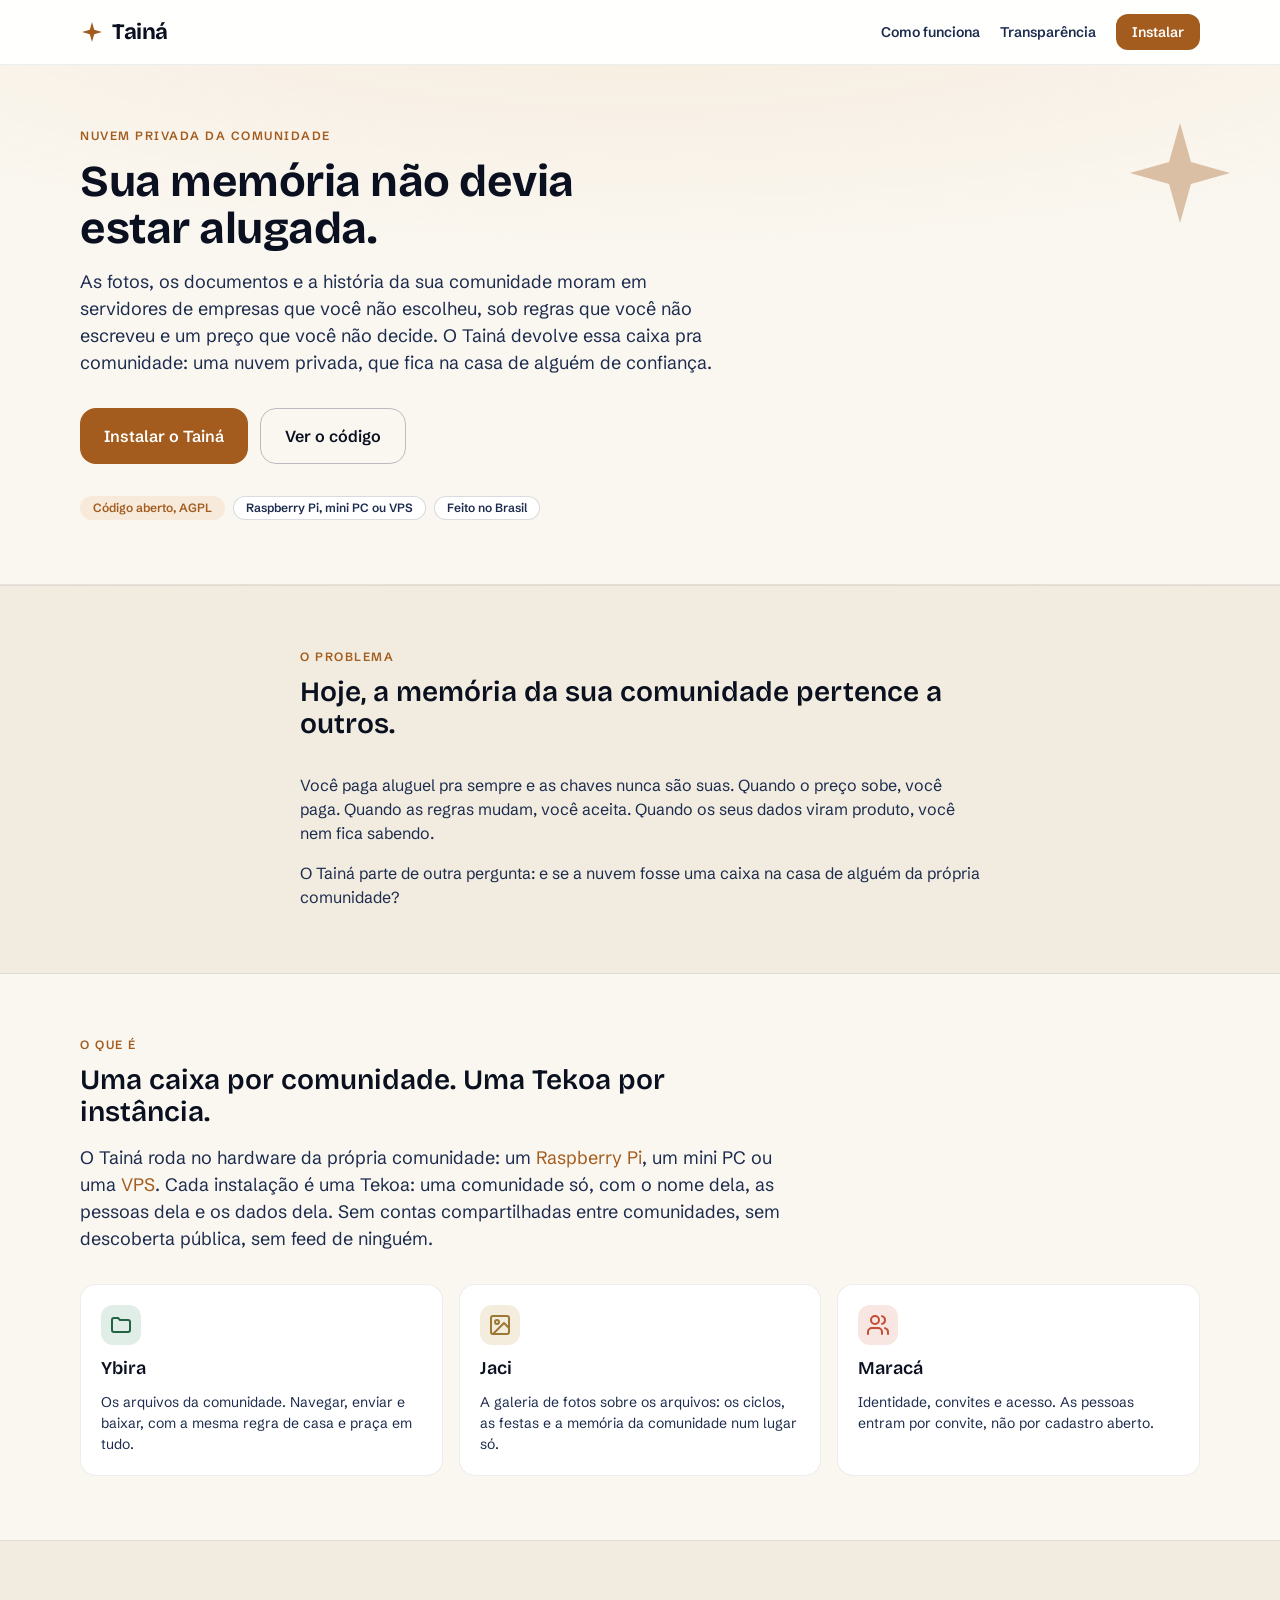
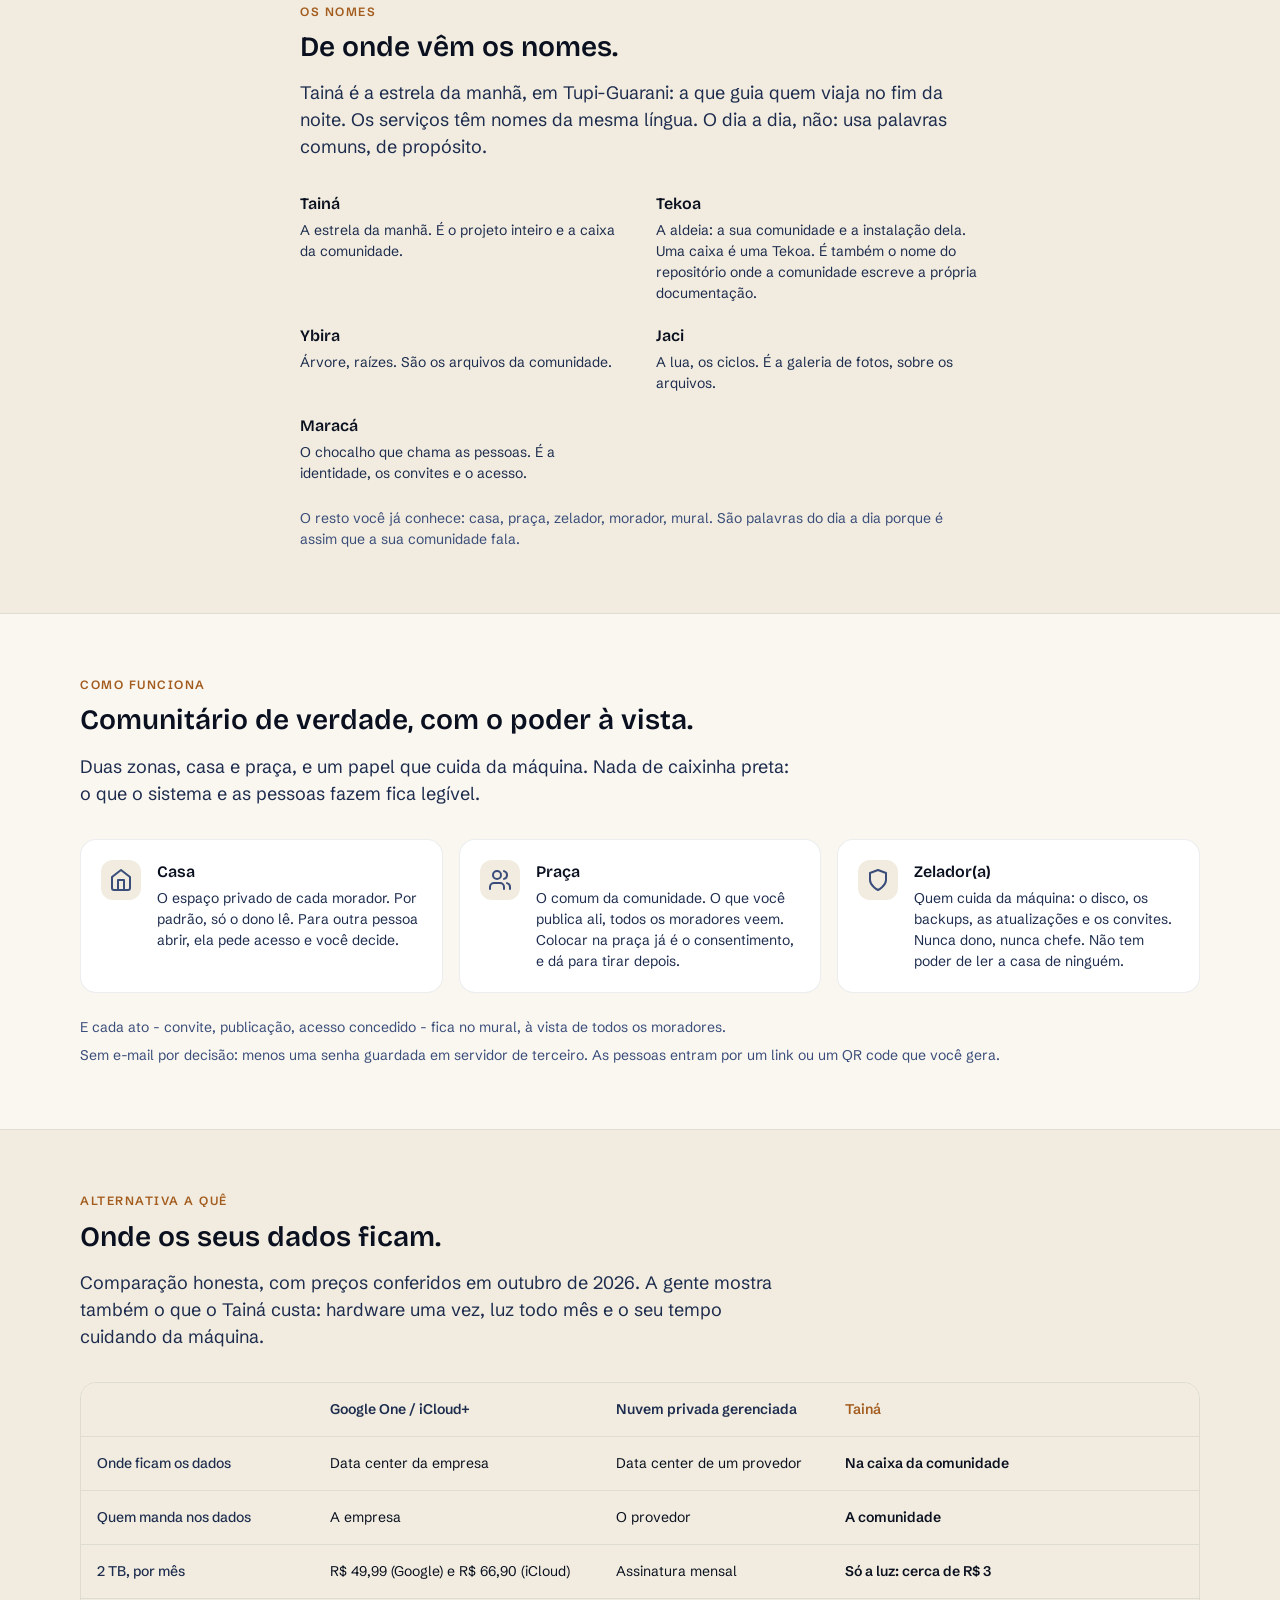
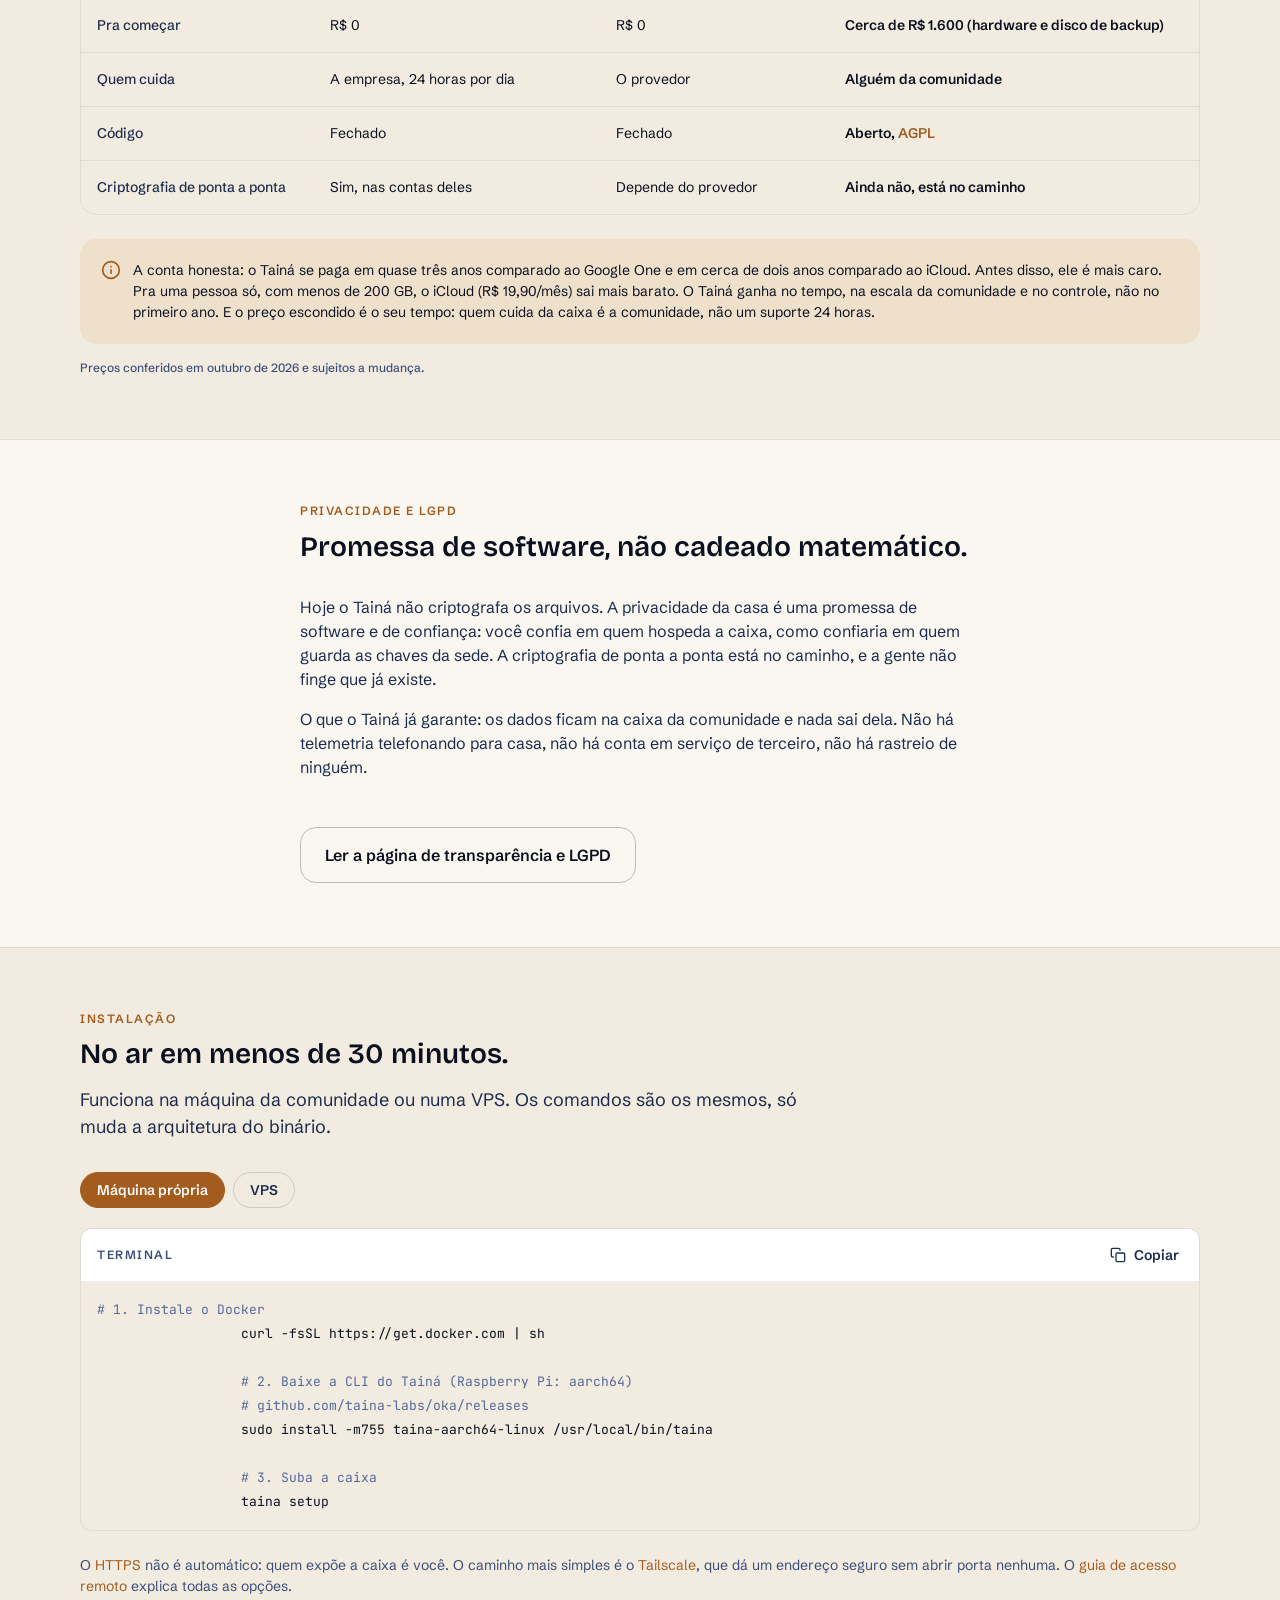
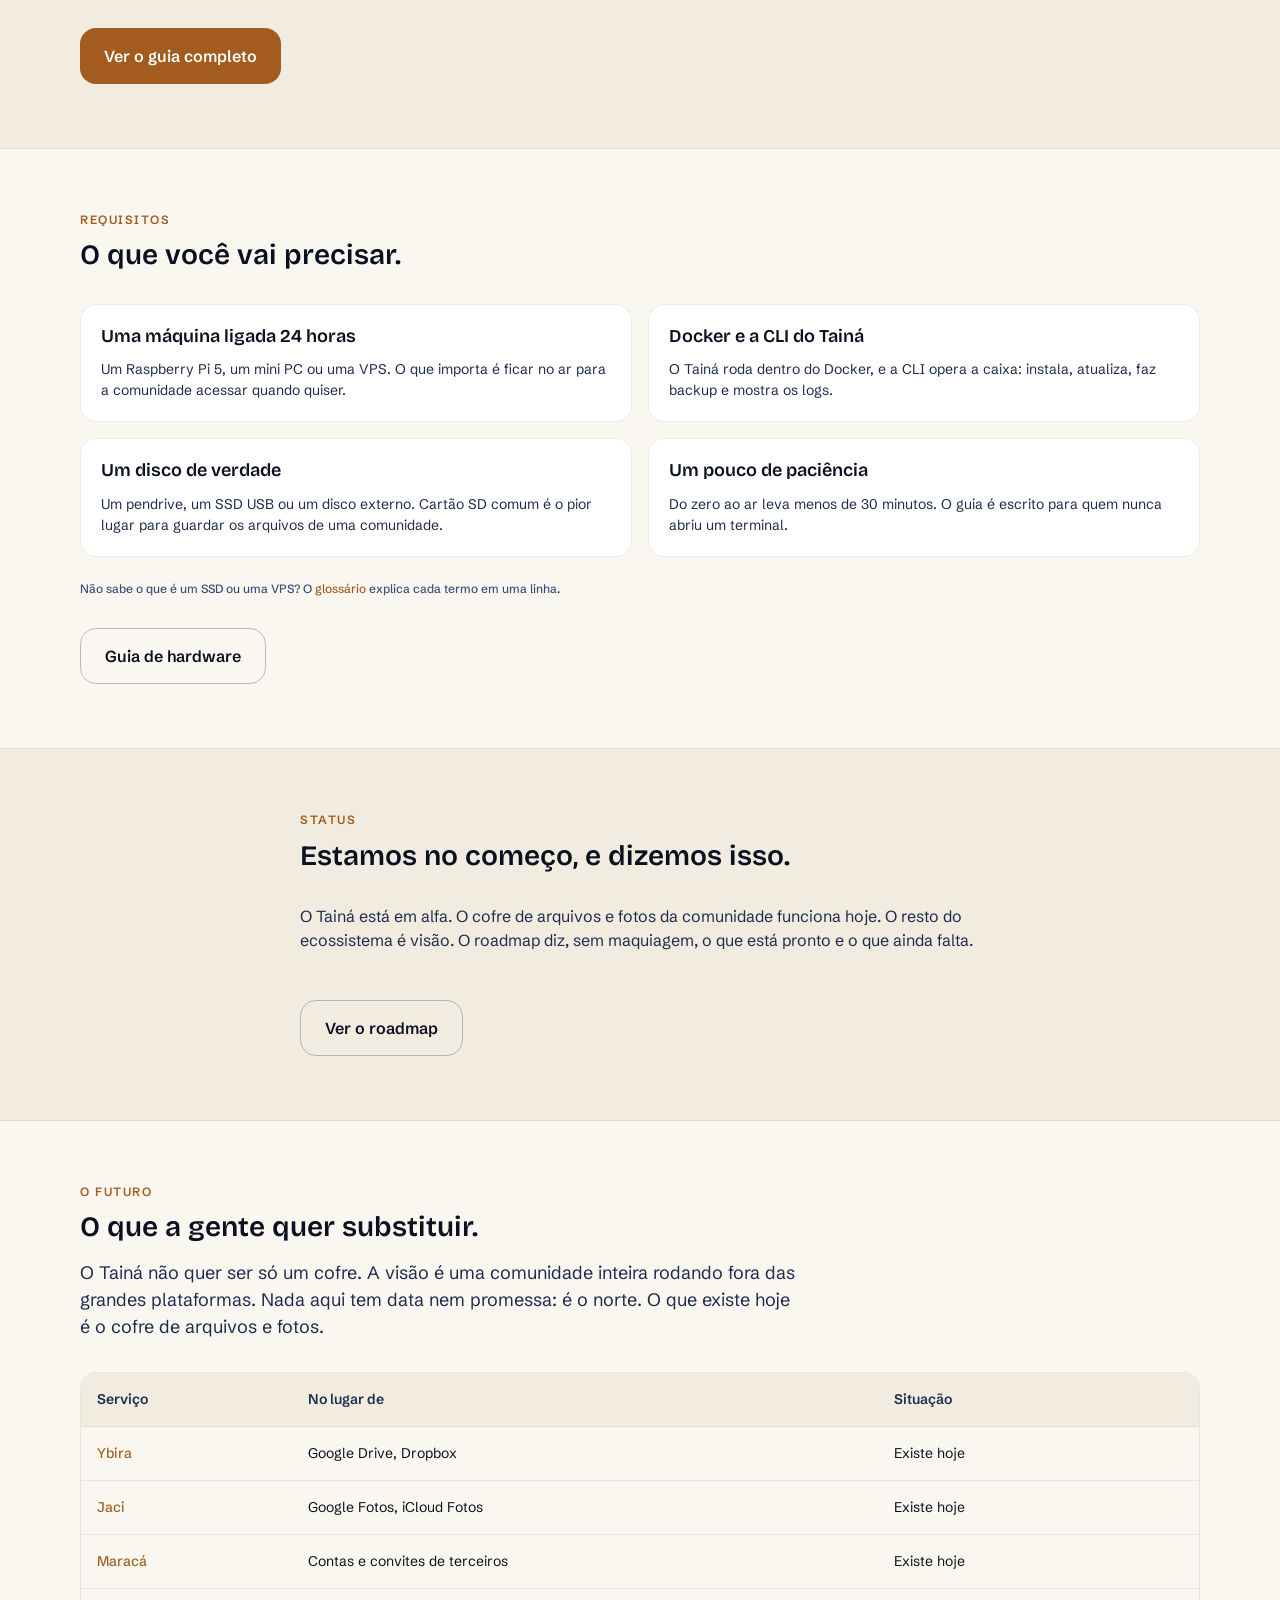
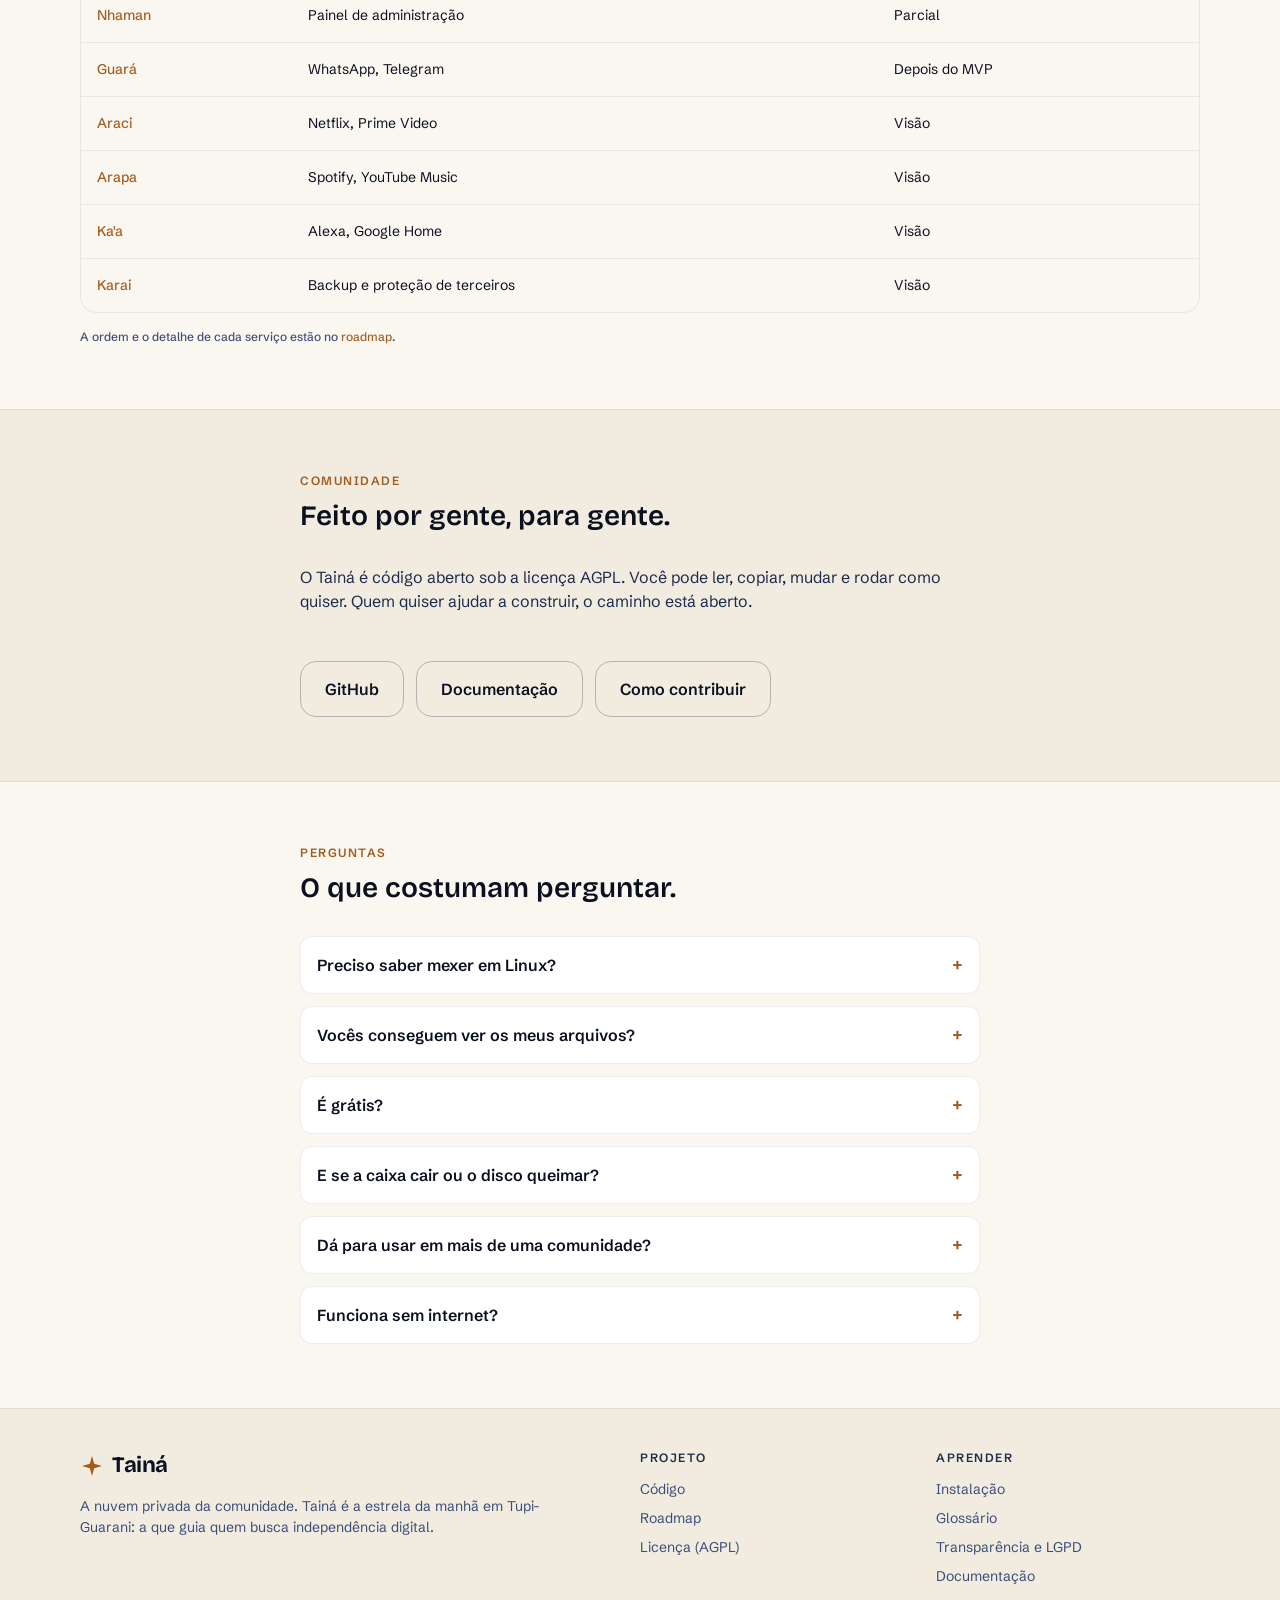
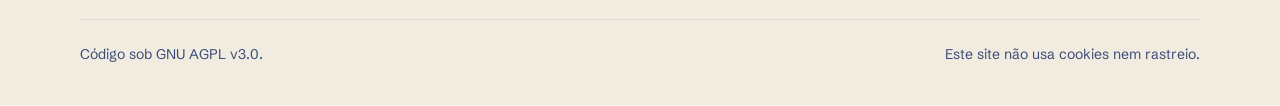
<file: index.html>
<!doctype html>
<html lang="pt-BR">

<head>
  <meta charset="utf-8" />
  <meta name="viewport" content="width=device-width, initial-scale=1" />
  <title>Tainá: a nuvem privada da sua comunidade</title>
  <meta name="description"
    content="O Tainá é uma nuvem privada e auto-hospedada para comunidades: arquivos e fotos numa caixa que é da própria comunidade. Código aberto, sem aluguel mensal, sem os dados saindo da sua mão." />
  <meta name="color-scheme" content="dark light" />
  <meta name="theme-color" content="#060A14"
    media="(prefers-color-scheme: dark)" />
  <meta name="theme-color" content="#FAF7F0"
    media="(prefers-color-scheme: light)" />
  <meta property="og:type" content="website" />
  <meta property="og:site_name" content="Tainá" />
  <meta property="og:locale" content="pt_BR" />
  <meta property="og:title"
    content="Tainá: a nuvem privada da sua comunidade" />
  <meta property="og:description"
    content="O Tainá é uma nuvem privada e auto-hospedada para comunidades: arquivos e fotos numa caixa que é da própria comunidade. Código aberto, sem aluguel mensal, sem os dados saindo da sua mão." />
  <meta property="og:url" content="https://taina.dev.br/" />
  <meta property="og:image" content="https://taina.dev.br/og.png" />
  <meta property="og:image:width" content="1200" />
  <meta property="og:image:height" content="630" />
  <meta property="og:image:alt"
    content="Tainá: a nuvem privada da sua comunidade." />
  <meta name="twitter:card" content="summary_large_image" />
  <meta name="twitter:title"
    content="Tainá: a nuvem privada da sua comunidade" />
  <meta name="twitter:description"
    content="O Tainá é uma nuvem privada e auto-hospedada para comunidades: arquivos e fotos numa caixa que é da própria comunidade. Código aberto, sem aluguel mensal, sem os dados saindo da sua mão." />
  <meta name="twitter:image" content="https://taina.dev.br/og.png" />
  <link rel="stylesheet" href="styles/tokens.css" />
  <link rel="stylesheet" href="styles/base.css" />
  <link rel="stylesheet" href="styles/ybaka.css" />
  <link rel="icon" href="favicon.ico" sizes="48x48" />
  <link rel="icon" href="icons/favicon.svg" type="image/svg+xml" />
  <link rel="apple-touch-icon" href="apple-touch-icon.png" />
  <script>
    document.documentElement.classList.add("js");
  </script>
</head>

<body>
  <a class="skip-link" href="#conteudo">Pular para o conteúdo</a>

  <header class="site-header">
    <div class="shell site-header__inner">
      <a class="brand" href="index.html">
        <svg class="brand__mark" width="24" height="24" viewBox="0 0 24 24" aria-hidden="true">
          <path d="M12 2l2.2 7.8L22 12l-7.8 2.2L12 22l-2.2-7.8L2 12l7.8-2.2z" fill="currentColor" />
        </svg>
        <span class="brand__name">Tainá</span>
      </a>
      <nav class="site-nav" aria-label="Principal">
        <a class="site-nav__link site-nav__link--optional" href="#como-funciona">Como funciona</a>
        <a class="site-nav__link" href="transparencia.html">Transparência</a>
        <a class="btn btn--primary btn--sm" href="instalar.html">Instalar</a>
      </nav>
    </div>
  </header>

  <main id="conteudo">
    <!-- herói -->
    <section class="hero">
      <svg class="hero__star hide-mobile" width="120" height="120" viewBox="0 0 24 24" aria-hidden="true">
        <path d="M12 2l2.2 7.8L22 12l-7.8 2.2L12 22l-2.2-7.8L2 12l7.8-2.2z" fill="currentColor" />
      </svg>
      <div class="shell">
        <div class="hero__inner">
          <p class="type-overline section__eyebrow">
            Nuvem privada da comunidade
          </p>
          <h1 class="type-display hero__title">
            Sua memória não devia estar alugada.
          </h1>
          <p class="type-body hero__lede">
            As fotos, os documentos e a história da sua comunidade moram em
            servidores de empresas que você não escolheu, sob regras que você
            não escreveu e um preço que você não decide. O Tainá devolve essa
            caixa pra comunidade: uma nuvem privada, que fica na casa de
            alguém de confiança.
          </p>
          <div class="hero__actions">
            <a class="btn btn--primary" href="instalar.html">Instalar o Tainá</a>
            <a class="btn btn--secondary" href="https://github.com/taina-labs/taina">Ver o código</a>
          </div>
          <div class="hero__badges">
            <span class="badge badge--brand">Código aberto, AGPL</span>
            <span class="badge">Raspberry Pi, mini PC ou VPS</span>
            <span class="badge">Feito no Brasil</span>
          </div>
        </div>
      </div>
    </section>

    <!-- o problema -->
    <section class="section section--alt">
      <div class="shell shell--narrow">
        <div class="section__head">
          <p class="type-overline section__eyebrow">O problema</p>
          <h2 class="type-h2 section__title">
            Hoje, a memória da sua comunidade pertence a outros.
          </h2>
        </div>
        <div class="stack">
          <p class="lede">
            Você paga aluguel pra sempre e as chaves nunca são suas. Quando o
            preço sobe, você paga. Quando as regras mudam, você aceita.
            Quando os seus dados viram produto, você nem fica sabendo.
          </p>
          <p class="lede">
            O Tainá parte de outra pergunta: e se a nuvem fosse uma caixa na
            casa de alguém da própria comunidade?
          </p>
        </div>
      </div>
    </section>

    <!-- o que é -->
    <section class="section">
      <div class="shell">
        <div class="section__head">
          <p class="type-overline section__eyebrow">O que é</p>
          <h2 class="type-h2 section__title">
            Uma caixa por comunidade. Uma Tekoa por instância.
          </h2>
          <p class="type-body section__lede">
            O Tainá roda no hardware da própria comunidade: um
            <a class="text-brand" href="glossario.html#raspberry-pi">Raspberry Pi</a>, um mini PC ou uma
            <a class="text-brand" href="glossario.html#vps">VPS</a>. Cada
            instalação é uma Tekoa: uma comunidade só, com o nome dela, as
            pessoas dela e os dados dela. Sem contas compartilhadas entre
            comunidades, sem descoberta pública, sem feed de ninguém.
          </p>
        </div>

        <div class="card-grid card-grid--3">
          <article class="feature-card">
            <span class="service-square service-square--ybira">
              <svg width="24" height="24" viewBox="0 0 24 24" fill="none" stroke="currentColor" stroke-width="2"
                stroke-linecap="round" stroke-linejoin="round" aria-hidden="true">
                <path d="M3 7a2 2 0 0 1 2-2h4l2 2h8a2 2 0 0 1 2 2v8a2 2 0 0 1-2 2H5a2 2 0 0 1-2-2z" />
              </svg>
            </span>
            <h3 class="feature-card__title">Ybira</h3>
            <p class="feature-card__body">
              Os arquivos da comunidade. Navegar, enviar e baixar, com a
              mesma regra de casa e praça em tudo.
            </p>
          </article>

          <article class="feature-card">
            <span class="service-square service-square--jaci">
              <svg width="24" height="24" viewBox="0 0 24 24" fill="none" stroke="currentColor" stroke-width="2"
                stroke-linecap="round" stroke-linejoin="round" aria-hidden="true">
                <rect x="3" y="3" width="18" height="18" rx="2" />
                <circle cx="9" cy="9" r="2" />
                <path d="m21 15-5-5L5 21" />
              </svg>
            </span>
            <h3 class="feature-card__title">Jaci</h3>
            <p class="feature-card__body">
              A galeria de fotos sobre os arquivos: os ciclos, as festas e a
              memória da comunidade num lugar só.
            </p>
          </article>

          <article class="feature-card">
            <span class="service-square service-square--maraca">
              <svg width="24" height="24" viewBox="0 0 24 24" fill="none" stroke="currentColor" stroke-width="2"
                stroke-linecap="round" stroke-linejoin="round" aria-hidden="true">
                <path d="M16 21v-2a4 4 0 0 0-4-4H6a4 4 0 0 0-4 4v2" />
                <circle cx="9" cy="7" r="4" />
                <path d="M22 21v-2a4 4 0 0 0-3-3.87" />
                <path d="M16 3.13a4 4 0 0 1 0 7.75" />
              </svg>
            </span>
            <h3 class="feature-card__title">Maracá</h3>
            <p class="feature-card__body">
              Identidade, convites e acesso. As pessoas entram por convite,
              não por cadastro aberto.
            </p>
          </article>
        </div>

      </div>
    </section>

    <!-- de onde vêm os nomes -->
    <section class="section section--alt" id="nomes">
      <div class="shell shell--narrow">
        <div class="section__head">
          <p class="type-overline section__eyebrow">Os nomes</p>
          <h2 class="type-h2 section__title">De onde vêm os nomes.</h2>
          <p class="type-body section__lede">
            Tainá é a estrela da manhã, em Tupi-Guarani: a que guia quem
            viaja no fim da noite. Os serviços têm nomes da mesma língua. O
            dia a dia, não: usa palavras comuns, de propósito.
          </p>
        </div>

        <dl class="glossary glossary--cols">
          <div>
            <dt class="glossary__term">Tainá</dt>
            <dd class="glossary__def">
              A estrela da manhã. É o projeto inteiro e a caixa da
              comunidade.
            </dd>
          </div>
          <div>
            <dt class="glossary__term">Tekoa</dt>
            <dd class="glossary__def">
              A aldeia: a sua comunidade e a instalação dela. Uma caixa é uma
              Tekoa. É também o nome do repositório onde a comunidade escreve
              a própria documentação.
            </dd>
          </div>
          <div>
            <dt class="glossary__term">Ybira</dt>
            <dd class="glossary__def">
              Árvore, raízes. São os arquivos da comunidade.
            </dd>
          </div>
          <div>
            <dt class="glossary__term">Jaci</dt>
            <dd class="glossary__def">
              A lua, os ciclos. É a galeria de fotos, sobre os arquivos.
            </dd>
          </div>
          <div>
            <dt class="glossary__term">Maracá</dt>
            <dd class="glossary__def">
              O chocalho que chama as pessoas. É a identidade, os convites e
              o acesso.
            </dd>
          </div>
        </dl>

        <p class="muted type-body-sm mt-6">
          O resto você já conhece: casa, praça, zelador, morador, mural. São
          palavras do dia a dia porque é assim que a sua comunidade fala.
        </p>
      </div>
    </section>

    <!-- como funciona -->
    <section class="section" id="como-funciona">
      <div class="shell">
        <div class="section__head">
          <p class="type-overline section__eyebrow">Como funciona</p>
          <h2 class="type-h2 section__title">
            Comunitário de verdade, com o poder à vista.
          </h2>
          <p class="type-body section__lede">
            Duas zonas, casa e praça, e um papel que cuida da máquina. Nada
            de caixinha preta: o que o sistema e as pessoas fazem fica
            legível.
          </p>
        </div>

        <div class="card-grid card-grid--3">
          <article class="pillar">
            <span class="service-square service-square--neutral">
              <svg width="24" height="24" viewBox="0 0 24 24" fill="none" stroke="currentColor" stroke-width="2"
                stroke-linecap="round" stroke-linejoin="round" aria-hidden="true">
                <path d="m3 9 9-7 9 7v11a2 2 0 0 1-2 2H5a2 2 0 0 1-2-2z" />
                <path d="M9 22V12h6v10" />
              </svg>
            </span>
            <div class="pillar__body">
              <h3 class="pillar__title">Casa</h3>
              <p class="pillar__text">
                O espaço privado de cada morador. Por padrão, só o dono lê.
                Para outra pessoa abrir, ela pede acesso e você decide.
              </p>
            </div>
          </article>

          <article class="pillar">
            <span class="service-square service-square--neutral">
              <svg width="24" height="24" viewBox="0 0 24 24" fill="none" stroke="currentColor" stroke-width="2"
                stroke-linecap="round" stroke-linejoin="round" aria-hidden="true">
                <path d="M16 21v-2a4 4 0 0 0-4-4H6a4 4 0 0 0-4 4v2" />
                <circle cx="9" cy="7" r="4" />
                <path d="M22 21v-2a4 4 0 0 0-3-3.87" />
                <path d="M16 3.13a4 4 0 0 1 0 7.75" />
              </svg>
            </span>
            <div class="pillar__body">
              <h3 class="pillar__title">Praça</h3>
              <p class="pillar__text">
                O comum da comunidade. O que você publica ali, todos os
                moradores veem. Colocar na praça já é o consentimento, e dá
                para tirar depois.
              </p>
            </div>
          </article>

          <article class="pillar">
            <span class="service-square service-square--neutral">
              <svg width="24" height="24" viewBox="0 0 24 24" fill="none" stroke="currentColor" stroke-width="2"
                stroke-linecap="round" stroke-linejoin="round" aria-hidden="true">
                <path d="M12 22s8-4 8-10V5l-8-3-8 3v7c0 6 8 10 8 10z" />
              </svg>
            </span>
            <div class="pillar__body">
              <h3 class="pillar__title">Zelador(a)</h3>
              <p class="pillar__text">
                Quem cuida da máquina: o disco, os backups, as atualizações
                e os convites. Nunca dono, nunca chefe. Não tem poder de ler
                a casa de ninguém.
              </p>
            </div>
          </article>

        </div>

        <p class="muted type-body-sm mt-6">
          E cada ato - convite, publicação, acesso concedido - fica no mural,
          à vista de todos os moradores.
        </p>

        <p class="muted type-body-sm mt-2">
          Sem e-mail por decisão: menos uma senha guardada em servidor de
          terceiro. As pessoas entram por um link ou um QR code que você
          gera.
        </p>
      </div>
    </section>

    <!-- alternativa -->
    <section class="section section--alt">
      <div class="shell">
        <div class="section__head">
          <p class="type-overline section__eyebrow">Alternativa a quê</p>
          <h2 class="type-h2 section__title">Onde os seus dados ficam.</h2>
          <p class="type-body section__lede">
            Comparação honesta, com preços conferidos em outubro de 2026. A
            gente mostra também o que o Tainá custa: hardware uma vez, luz
            todo mês e o seu tempo cuidando da máquina.
          </p>
        </div>

        <div class="compare-wrap">
          <table class="compare">
            <thead>
              <tr>
                <th scope="col"></th>
                <th scope="col">Google One / iCloud+</th>
                <th scope="col">Nuvem privada gerenciada</th>
                <th scope="col" class="compare__us">Tainá</th>
              </tr>
            </thead>
            <tbody>
              <tr>
                <th scope="row">Onde ficam os dados</th>
                <td>Data center da empresa</td>
                <td>Data center de um provedor</td>
                <td class="compare__us">Na caixa da comunidade</td>
              </tr>
              <tr>
                <th scope="row">Quem manda nos dados</th>
                <td>A empresa</td>
                <td>O provedor</td>
                <td class="compare__us">A comunidade</td>
              </tr>
              <tr>
                <th scope="row">2 TB, por mês</th>
                <td>R$ 49,99 (Google) e R$ 66,90 (iCloud)</td>
                <td>Assinatura mensal</td>
                <td class="compare__us">Só a luz: cerca de R$ 3</td>
              </tr>
              <tr>
                <th scope="row">Pra começar</th>
                <td>R$ 0</td>
                <td>R$ 0</td>
                <td class="compare__us">
                  Cerca de R$ 1.600 (hardware e disco de backup)
                </td>
              </tr>
              <tr>
                <th scope="row">Quem cuida</th>
                <td>A empresa, 24 horas por dia</td>
                <td>O provedor</td>
                <td class="compare__us">Alguém da comunidade</td>
              </tr>
              <tr>
                <th scope="row">Código</th>
                <td>Fechado</td>
                <td>Fechado</td>
                <td class="compare__us">
                  Aberto, <a class="text-brand" href="glossario.html#agpl">AGPL</a>
                </td>
              </tr>
              <tr>
                <th scope="row">Criptografia de ponta a ponta</th>
                <td>Sim, nas contas deles</td>
                <td>Depende do provedor</td>
                <td class="compare__us">Ainda não, está no caminho</td>
              </tr>
            </tbody>
          </table>
        </div>

        <div class="callout callout--brand mt-6">
          <span class="callout__icon">
            <svg width="20" height="20" viewBox="0 0 24 24" fill="none" stroke="currentColor" stroke-width="2"
              stroke-linecap="round" stroke-linejoin="round" aria-hidden="true">
              <circle cx="12" cy="12" r="10" />
              <path d="M12 16v-4" />
              <path d="M12 8h.01" />
            </svg>
          </span>
          <p>
            A conta honesta: o Tainá se paga em quase três anos comparado ao
            Google One e em cerca de dois anos comparado ao iCloud. Antes
            disso, ele é mais caro. Pra uma pessoa só, com menos de 200 GB, o
            iCloud (R$ 19,90/mês) sai mais barato. O Tainá ganha no tempo, na
            escala da comunidade e no controle, não no primeiro ano. E o
            preço escondido é o seu tempo: quem cuida da caixa é a
            comunidade, não um suporte 24 horas.
          </p>
        </div>

        <p class="type-caption muted mt-4">
          Preços conferidos em outubro de 2026 e sujeitos a mudança.
        </p>
      </div>
    </section>

    <!-- privacidade e LGPD -->
    <section class="section">
      <div class="shell shell--narrow">
        <div class="section__head">
          <p class="type-overline section__eyebrow">Privacidade e LGPD</p>
          <h2 class="type-h2 section__title">
            Promessa de software, não cadeado matemático.
          </h2>
        </div>
        <div class="stack">
          <p class="lede">
            Hoje o Tainá não criptografa os arquivos. A privacidade da casa é
            uma promessa de software e de confiança: você confia em quem
            hospeda a caixa, como confiaria em quem guarda as chaves da
            sede. A criptografia de ponta a ponta está no caminho, e a gente
            não finge que já existe.
          </p>
          <p class="lede">
            O que o Tainá já garante: os dados ficam na caixa da comunidade e
            nada sai dela. Não há telemetria telefonando para casa, não há
            conta em serviço de terceiro, não há rastreio de ninguém.
          </p>
          <div class="hero__actions">
            <a class="btn btn--secondary" href="transparencia.html">Ler a página de transparência e LGPD</a>
          </div>
        </div>
      </div>
    </section>

    <!-- instalação rápida -->
    <section class="section section--alt" id="instalar">
      <div class="shell">
        <div class="section__head">
          <p class="type-overline section__eyebrow">Instalação</p>
          <h2 class="type-h2 section__title">
            No ar em menos de 30 minutos.
          </h2>
          <p class="type-body section__lede">
            Funciona na máquina da comunidade ou numa VPS. Os comandos são os
            mesmos, só muda a arquitetura do binário.
          </p>
        </div>

        <div class="tabs" data-tabs>
          <div class="tabs__list" role="tablist" aria-label="Onde instalar">
            <button class="tab" role="tab" id="tab-hardware" aria-controls="panel-hardware" aria-selected="true"
              type="button">
              Máquina própria
            </button>
            <button class="tab" role="tab" id="tab-vps" aria-controls="panel-vps" aria-selected="false" type="button">
              VPS
            </button>
          </div>

          <div class="tabs__panel" role="tabpanel" id="panel-hardware" aria-labelledby="tab-hardware">
            <div class="code">
              <div class="code__head">
                <span class="code__label">Terminal</span>
                <button class="copy-btn" type="button" data-copy>
                  <svg width="16" height="16" viewBox="0 0 24 24" fill="none" stroke="currentColor" stroke-width="2"
                    stroke-linecap="round" stroke-linejoin="round" aria-hidden="true">
                    <rect x="9" y="9" width="13" height="13" rx="2" />
                    <path d="M5 15H4a2 2 0 0 1-2-2V4a2 2 0 0 1 2-2h9a2 2 0 0 1 2 2v1" />
                  </svg>
                  <span data-copy-label>Copiar</span>
                </button>
              </div>
              <pre><code><span class="code__prompt"># 1. Instale o Docker</span>
                  curl -fsSL https://get.docker.com | sh

                  <span class="code__prompt"># 2. Baixe a CLI do Tainá (Raspberry Pi: aarch64)</span>
                  <span class="code__prompt"># github.com/taina-labs/oka/releases</span>
                  sudo install -m755 taina-aarch64-linux /usr/local/bin/taina

                  <span class="code__prompt"># 3. Suba a caixa</span>
                  taina setup</code></pre>
            </div>
          </div>

          <div class="tabs__panel" role="tabpanel" id="panel-vps" aria-labelledby="tab-vps" hidden>
            <div class="code">
              <div class="code__head">
                <span class="code__label">Terminal</span>
                <button class="copy-btn" type="button" data-copy>
                  <svg width="16" height="16" viewBox="0 0 24 24" fill="none" stroke="currentColor" stroke-width="2"
                    stroke-linecap="round" stroke-linejoin="round" aria-hidden="true">
                    <rect x="9" y="9" width="13" height="13" rx="2" />
                    <path d="M5 15H4a2 2 0 0 1-2-2V4a2 2 0 0 1 2-2h9a2 2 0 0 1 2 2v1" />
                  </svg>
                  <span data-copy-label>Copiar</span>
                </button>
              </div>
              <pre><code><span class="code__prompt"># 1. Instale o Docker</span>
                  curl -fsSL https://get.docker.com | sh

                  <span class="code__prompt"># 2. Baixe a CLI do Tainá (VPS: x86_64)</span>
                  <span class="code__prompt"># github.com/taina-labs/oka/releases</span>
                  sudo install -m755 taina-x86_64-linux /usr/local/bin/taina

                  <span class="code__prompt"># 3. Suba a caixa, já com o seu domínio</span>
                  taina setup --domain nuvem.suacomunidade.org</code></pre>
            </div>
          </div>
        </div>

        <p class="muted type-body-sm mt-6">
          O <a class="text-brand" href="glossario.html#https">HTTPS</a> não é
          automático: quem expõe a caixa é você. O caminho mais simples é o
          <a class="text-brand" href="glossario.html#vpn">Tailscale</a>, que
          dá um endereço seguro sem abrir porta nenhuma. O
          <a class="text-brand" href="https://github.com/taina-labs/tekoa/blob/main/guias/acesso-remoto.md">guia de
            acesso remoto</a>
          explica todas as opções.
        </p>

        <div class="hero__actions">
          <a class="btn btn--primary" href="instalar.html">Ver o guia completo</a>
        </div>
      </div>
    </section>

    <!-- requisitos -->
    <section class="section section--tight">
      <div class="shell">
        <div class="section__head">
          <p class="type-overline section__eyebrow">Requisitos</p>
          <h2 class="type-h2 section__title">O que você vai precisar.</h2>
        </div>
        <div class="card-grid card-grid--2">
          <article class="feature-card">
            <h3 class="feature-card__title">Uma máquina ligada 24 horas</h3>
            <p class="feature-card__body">
              Um Raspberry Pi 5, um mini PC ou uma VPS. O que importa é ficar
              no ar para a comunidade acessar quando quiser.
            </p>
          </article>
          <article class="feature-card">
            <h3 class="feature-card__title">Docker e a CLI do Tainá</h3>
            <p class="feature-card__body">
              O Tainá roda dentro do Docker, e a CLI opera a caixa: instala,
              atualiza, faz backup e mostra os logs.
            </p>
          </article>
          <article class="feature-card">
            <h3 class="feature-card__title">Um disco de verdade</h3>
            <p class="feature-card__body">
              Um pendrive, um SSD USB ou um disco externo. Cartão SD comum é
              o pior lugar para guardar os arquivos de uma comunidade.
            </p>
          </article>
          <article class="feature-card">
            <h3 class="feature-card__title">Um pouco de paciência</h3>
            <p class="feature-card__body">
              Do zero ao ar leva menos de 30 minutos. O guia é escrito para
              quem nunca abriu um terminal.
            </p>
          </article>
        </div>
        <p class="type-caption muted mt-6">
          Não sabe o que é um SSD ou uma VPS? O
          <a class="text-brand" href="glossario.html">glossário</a> explica
          cada termo em uma linha.
        </p>
        <div class="hero__actions">
          <a class="btn btn--secondary"
            href="https://github.com/taina-labs/tekoa/blob/main/guias/compras-hardware.md">Guia de hardware</a>
        </div>
      </div>
    </section>

    <!-- status -->
    <section class="section section--alt">
      <div class="shell shell--narrow">
        <div class="section__head">
          <p class="type-overline section__eyebrow">Status</p>
          <h2 class="type-h2 section__title">
            Estamos no começo, e dizemos isso.
          </h2>
        </div>
        <div class="stack">
          <p class="lede">
            O Tainá está em alfa. O cofre de arquivos e fotos da comunidade
            funciona hoje. O resto do ecossistema é visão. O roadmap diz, sem
            maquiagem, o que está pronto e o que ainda falta.
          </p>
          <div class="hero__actions">
            <a class="btn btn--secondary" href="https://github.com/taina-labs/tekoa/blob/main/ROADMAP.md">Ver o
              roadmap</a>
          </div>
        </div>
      </div>
    </section>

    <!-- o futuro -->
    <section class="section">
      <div class="shell">
        <div class="section__head">
          <p class="type-overline section__eyebrow">O futuro</p>
          <h2 class="type-h2 section__title">
            O que a gente quer substituir.
          </h2>
          <p class="type-body section__lede">
            O Tainá não quer ser só um cofre. A visão é uma comunidade
            inteira rodando fora das grandes plataformas. Nada aqui tem data
            nem promessa: é o norte. O que existe hoje é o cofre de arquivos
            e fotos.
          </p>
        </div>

        <div class="compare-wrap">
          <table class="compare">
            <thead>
              <tr>
                <th scope="col">Serviço</th>
                <th scope="col">No lugar de</th>
                <th scope="col">Situação</th>
              </tr>
            </thead>
            <tbody>
              <tr>
                <th scope="row">
                  <a class="text-brand"
                    href="https://github.com/taina-labs/taina/blob/main/lib/taina/ybira/README.md">Ybira</a>
                </th>
                <td>Google Drive, Dropbox</td>
                <td>Existe hoje</td>
              </tr>
              <tr>
                <th scope="row">
                  <a class="text-brand"
                    href="https://github.com/taina-labs/taina/blob/main/lib/taina/jaci/README.md">Jaci</a>
                </th>
                <td>Google Fotos, iCloud Fotos</td>
                <td>Existe hoje</td>
              </tr>
              <tr>
                <th scope="row">
                  <a class="text-brand"
                    href="https://github.com/taina-labs/taina/blob/main/lib/taina/maraca/README.md">Maracá</a>
                </th>
                <td>Contas e convites de terceiros</td>
                <td>Existe hoje</td>
              </tr>
              <tr>
                <th scope="row">
                  <a class="text-brand"
                    href="https://github.com/taina-labs/taina/blob/main/lib/taina/nhaman/README.md">Nhaman</a>
                </th>
                <td>Painel de administração</td>
                <td>Parcial</td>
              </tr>
              <tr>
                <th scope="row">
                  <a class="text-brand"
                    href="https://github.com/taina-labs/taina/blob/main/lib/taina/guara/README.md">Guará</a>
                </th>
                <td>WhatsApp, Telegram</td>
                <td>Depois do MVP</td>
              </tr>
              <tr>
                <th scope="row">
                  <a class="text-brand"
                    href="https://github.com/taina-labs/taina/blob/main/lib/taina/araci/README.md">Araci</a>
                </th>
                <td>Netflix, Prime Video</td>
                <td>Visão</td>
              </tr>
              <tr>
                <th scope="row">
                  <a class="text-brand"
                    href="https://github.com/taina-labs/taina/blob/main/lib/taina/arapa/README.md">Arapa</a>
                </th>
                <td>Spotify, YouTube Music</td>
                <td>Visão</td>
              </tr>
              <tr>
                <th scope="row">
                  <a class="text-brand"
                    href="https://github.com/taina-labs/taina/blob/main/lib/taina/kaa/README.md">Ka'a</a>
                </th>
                <td>Alexa, Google Home</td>
                <td>Visão</td>
              </tr>
              <tr>
                <th scope="row">
                  <a class="text-brand"
                    href="https://github.com/taina-labs/taina/blob/main/lib/taina/karai/README.md">Karai</a>
                </th>
                <td>Backup e proteção de terceiros</td>
                <td>Visão</td>
              </tr>
            </tbody>
          </table>
        </div>

        <p class="type-caption muted mt-4">
          A ordem e o detalhe de cada serviço estão no
          <a class="text-brand" href="https://github.com/taina-labs/tekoa/blob/main/ROADMAP.md">roadmap</a>.
        </p>
      </div>
    </section>

    <!-- comunidade -->
    <section class="section section--alt">
      <div class="shell shell--narrow">
        <div class="section__head">
          <p class="type-overline section__eyebrow">Comunidade</p>
          <h2 class="type-h2 section__title">Feito por gente, para gente.</h2>
        </div>
        <div class="stack">
          <p class="lede">
            O Tainá é código aberto sob a licença AGPL. Você pode ler,
            copiar, mudar e rodar como quiser. Quem quiser ajudar a construir,
            o caminho está aberto.
          </p>
          <div class="hero__actions">
            <a class="btn btn--secondary" href="https://github.com/taina-labs/taina">GitHub</a>
            <a class="btn btn--secondary" href="https://github.com/taina-labs/tekoa">Documentação</a>
            <a class="btn btn--secondary" href="https://github.com/taina-labs/tekoa/blob/main/CONTRIBUTING.md">Como
              contribuir</a>
          </div>
        </div>
      </div>
    </section>

    <!-- perguntas frequentes -->
    <section class="section">
      <div class="shell shell--narrow">
        <div class="section__head">
          <p class="type-overline section__eyebrow">Perguntas</p>
          <h2 class="type-h2 section__title">O que costumam perguntar.</h2>
        </div>

        <div class="faq">
          <details class="faq__item">
            <summary>Preciso saber mexer em Linux?</summary>
            <p class="faq__answer">
              Não. O guia de instalação é escrito para quem nunca abriu um
              terminal: você cola um bloco de comandos, aperta Enter e segue
              as telas. Se algo travar, o guia diz o que fazer.
            </p>
          </details>

          <details class="faq__item">
            <summary>Vocês conseguem ver os meus arquivos?</summary>
            <p class="faq__answer">
              Quem cuida da caixa (o zelador) tem acesso à máquina, mas não
              tem atalho para ler a sua casa: abrir exige o seu pedido e a
              sua aprovação. Importante ser honesto: isso é uma promessa de
              software, não criptografia. A criptografia de ponta a ponta
              ainda está no caminho.
            </p>
          </details>

          <details class="faq__item">
            <summary>É grátis?</summary>
            <p class="faq__answer">
              O software é livre e gratuito. O que tem custo é o hardware e a
              luz, que ficam com a comunidade. Não há assinatura por pessoa
              nem aluguel mensal para ninguém.
            </p>
          </details>

          <details class="faq__item">
            <summary>E se a caixa cair ou o disco queimar?</summary>
            <p class="faq__answer">
              Por isso o backup existe e vem com o Tainá. Ele fica desligado
              de fábrica e a gente recomenda ligar: um backup que nunca foi
              testado não é backup. O runbook mostra como fazer e como
              ensaiar a restauração.
            </p>
          </details>

          <details class="faq__item">
            <summary>Dá para usar em mais de uma comunidade?</summary>
            <p class="faq__answer">
              Cada caixa é uma comunidade só. Isso é de propósito: sem
              descoberta pública, sem feed entre comunidades, sem troca de
              contexto. Se você tem outra comunidade, ela tem a caixa dela.
            </p>
          </details>

          <details class="faq__item">
            <summary>Funciona sem internet?</summary>
            <p class="faq__answer">
              A caixa roda na rede local, então dá para acessar de dentro de
              casa mesmo sem internet. Para acessar de fora, use o Tailscale
              ou um domínio com proxy na frente.
            </p>
          </details>
        </div>
      </div>
    </section>
  </main>

  <footer class="site-footer">
    <div class="shell">
      <div class="site-footer__grid">
        <div class="site-footer__brand">
          <a class="brand" href="index.html">
            <svg class="brand__mark" width="24" height="24" viewBox="0 0 24 24" aria-hidden="true">
              <path d="M12 2l2.2 7.8L22 12l-7.8 2.2L12 22l-2.2-7.8L2 12l7.8-2.2z" fill="currentColor" />
            </svg>
            <span class="brand__name">Tainá</span>
          </a>
          <p>
            A nuvem privada da comunidade. Tainá é a estrela da manhã em
            Tupi-Guarani: a que guia quem busca independência digital.
          </p>
        </div>
        <nav class="site-footer__col" aria-label="Projeto">
          <h2>Projeto</h2>
          <ul>
            <li>
              <a href="https://github.com/taina-labs/taina">Código</a>
            </li>
            <li>
              <a href="https://github.com/taina-labs/tekoa/blob/main/ROADMAP.md">Roadmap</a>
            </li>
            <li>
              <a href="https://github.com/taina-labs/taina/blob/main/LICENSE">Licença (AGPL)</a>
            </li>
          </ul>
        </nav>
        <nav class="site-footer__col" aria-label="Aprender">
          <h2>Aprender</h2>
          <ul>
            <li><a href="instalar.html">Instalação</a></li>
            <li><a href="glossario.html">Glossário</a></li>
            <li><a href="transparencia.html">Transparência e LGPD</a></li>
            <li>
              <a href="https://github.com/taina-labs/tekoa">Documentação</a>
            </li>
          </ul>
        </nav>
      </div>
      <div class="site-footer__legal">
        <span>Código sob GNU AGPL v3.0.</span>
        <span>Este site não usa cookies nem rastreio.</span>
      </div>
    </div>
  </footer>

  <script src="js/app.js"></script>
</body>

</html>
</file>
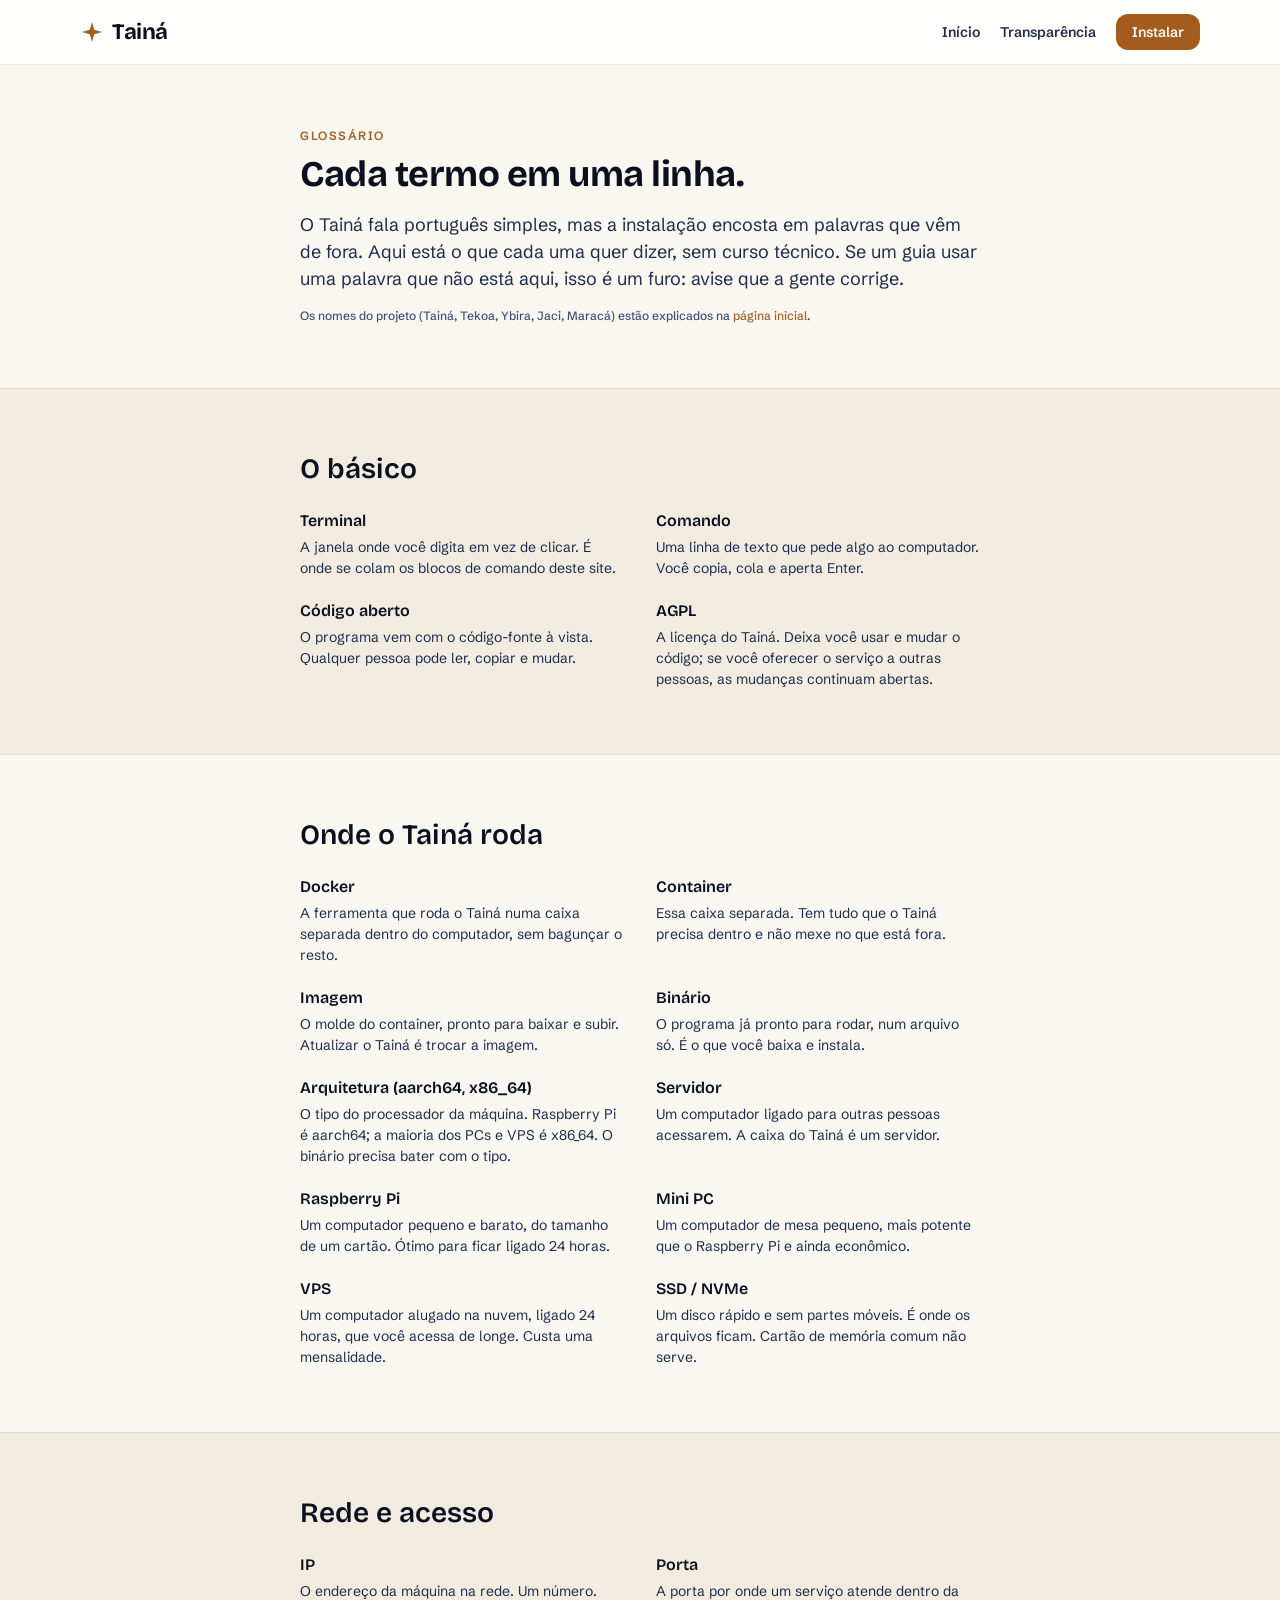
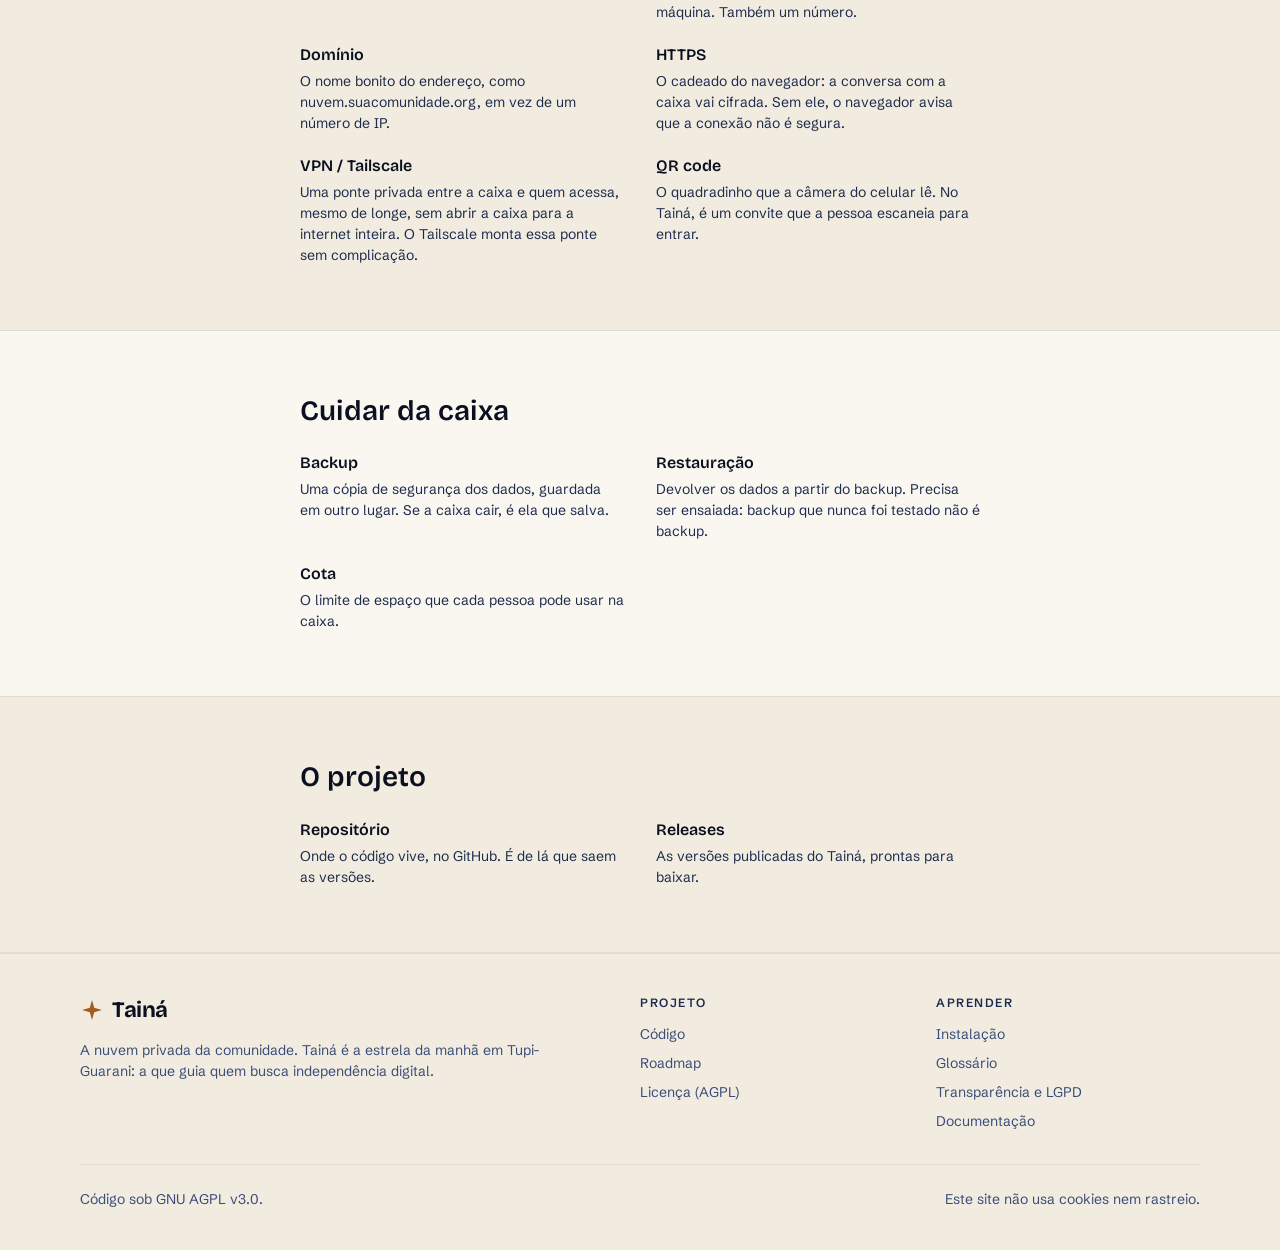
<file: glossario.html>
<!doctype html>
<html lang="pt-BR">

<head>
  <meta charset="utf-8" />
  <meta name="viewport" content="width=device-width, initial-scale=1" />
  <title>Glossário, Tainá</title>
  <meta name="description"
    content="Os termos técnicos do Tainá explicados em uma linha cada: Docker, VPS, Raspberry Pi, HTTPS, backup e o resto. Sem curso técnico." />
  <meta name="color-scheme" content="dark light" />
  <meta name="theme-color" content="#060A14"
    media="(prefers-color-scheme: dark)" />
  <meta name="theme-color" content="#FAF7F0"
    media="(prefers-color-scheme: light)" />
  <meta property="og:type" content="website" />
  <meta property="og:site_name" content="Tainá" />
  <meta property="og:locale" content="pt_BR" />
  <meta property="og:title" content="Glossário, Tainá" />
  <meta property="og:description"
    content="Os termos técnicos do Tainá explicados em uma linha cada: Docker, VPS, Raspberry Pi, HTTPS, backup e o resto. Sem curso técnico." />
  <meta property="og:url" content="https://taina.dev.br/glossario.html" />
  <meta property="og:image" content="https://taina.dev.br/og.png" />
  <meta property="og:image:width" content="1200" />
  <meta property="og:image:height" content="630" />
  <meta property="og:image:alt"
    content="Tainá: a nuvem privada da sua comunidade." />
  <meta name="twitter:card" content="summary_large_image" />
  <meta name="twitter:title" content="Glossário, Tainá" />
  <meta name="twitter:description"
    content="Os termos técnicos do Tainá explicados em uma linha cada: Docker, VPS, Raspberry Pi, HTTPS, backup e o resto. Sem curso técnico." />
  <meta name="twitter:image" content="https://taina.dev.br/og.png" />
  <link rel="stylesheet" href="styles/tokens.css" />
  <link rel="stylesheet" href="styles/base.css" />
  <link rel="stylesheet" href="styles/ybaka.css" />
  <link rel="icon" href="favicon.ico" sizes="48x48" />
  <link rel="icon" href="icons/favicon.svg" type="image/svg+xml" />
  <link rel="apple-touch-icon" href="apple-touch-icon.png" />
  <script>
    document.documentElement.classList.add("js");
  </script>
</head>

<body>
  <a class="skip-link" href="#conteudo">Pular para o conteúdo</a>

  <header class="site-header">
    <div class="shell site-header__inner">
      <a class="brand" href="index.html">
        <svg class="brand__mark" width="24" height="24" viewBox="0 0 24 24" aria-hidden="true">
          <path d="M12 2l2.2 7.8L22 12l-7.8 2.2L12 22l-2.2-7.8L2 12l7.8-2.2z" fill="currentColor" />
        </svg>
        <span class="brand__name">Tainá</span>
      </a>
      <nav class="site-nav" aria-label="Principal">
        <a class="site-nav__link site-nav__link--optional" href="index.html">Início</a>
        <a class="site-nav__link" href="transparencia.html">Transparência</a>
        <a class="btn btn--primary btn--sm" href="instalar.html">Instalar</a>
      </nav>
    </div>
  </header>

  <main id="conteudo">
    <section class="section section--tight">
      <div class="shell shell--narrow">
        <p class="type-overline section__eyebrow">Glossário</p>
        <h1 class="type-h1">Cada termo em uma linha.</h1>
        <p class="type-body section__lede mt-4">
          O Tainá fala português simples, mas a instalação encosta em palavras
          que vêm de fora. Aqui está o que cada uma quer dizer, sem curso
          técnico. Se um guia usar uma palavra que não está aqui, isso é um
          furo: avise que a gente corrige.
        </p>
        <p class="type-caption muted mt-4">
          Os nomes do projeto (Tainá, Tekoa, Ybira, Jaci, Maracá) estão
          explicados na
          <a class="text-brand" href="index.html#nomes">página inicial</a>.
        </p>
      </div>
    </section>

    <section class="section section--alt">
      <div class="shell shell--narrow">
        <h2 class="type-h2">O básico</h2>
        <dl class="glossary glossary--cols mt-6">
          <div>
            <dt class="glossary__term" id="terminal">Terminal</dt>
            <dd class="glossary__def">
              A janela onde você digita em vez de clicar. É onde se colam os
              blocos de comando deste site.
            </dd>
          </div>
          <div>
            <dt class="glossary__term" id="comando">Comando</dt>
            <dd class="glossary__def">
              Uma linha de texto que pede algo ao computador. Você copia, cola
              e aperta Enter.
            </dd>
          </div>
          <div>
            <dt class="glossary__term" id="codigo-aberto">Código aberto</dt>
            <dd class="glossary__def">
              O programa vem com o código-fonte à vista. Qualquer pessoa pode
              ler, copiar e mudar.
            </dd>
          </div>
          <div>
            <dt class="glossary__term" id="agpl">AGPL</dt>
            <dd class="glossary__def">
              A licença do Tainá. Deixa você usar e mudar o código; se você
              oferecer o serviço a outras pessoas, as mudanças continuam
              abertas.
            </dd>
          </div>
        </dl>
      </div>
    </section>

    <section class="section">
      <div class="shell shell--narrow">
        <h2 class="type-h2">Onde o Tainá roda</h2>
        <dl class="glossary glossary--cols mt-6">
          <div>
            <dt class="glossary__term" id="docker">Docker</dt>
            <dd class="glossary__def">
              A ferramenta que roda o Tainá numa caixa separada dentro do
              computador, sem bagunçar o resto.
            </dd>
          </div>
          <div>
            <dt class="glossary__term" id="container">Container</dt>
            <dd class="glossary__def">
              Essa caixa separada. Tem tudo que o Tainá precisa dentro e não
              mexe no que está fora.
            </dd>
          </div>
          <div>
            <dt class="glossary__term" id="imagem">Imagem</dt>
            <dd class="glossary__def">
              O molde do container, pronto para baixar e subir. Atualizar o
              Tainá é trocar a imagem.
            </dd>
          </div>
          <div>
            <dt class="glossary__term" id="binario">Binário</dt>
            <dd class="glossary__def">
              O programa já pronto para rodar, num arquivo só. É o que você
              baixa e instala.
            </dd>
          </div>
          <div>
            <dt class="glossary__term" id="arquitetura">
              Arquitetura (aarch64, x86_64)
            </dt>
            <dd class="glossary__def">
              O tipo do processador da máquina. Raspberry Pi é aarch64; a
              maioria dos PCs e VPS é x86_64. O binário precisa bater com o
              tipo.
            </dd>
          </div>
          <div>
            <dt class="glossary__term" id="servidor">Servidor</dt>
            <dd class="glossary__def">
              Um computador ligado para outras pessoas acessarem. A caixa do
              Tainá é um servidor.
            </dd>
          </div>
          <div>
            <dt class="glossary__term" id="raspberry-pi">Raspberry Pi</dt>
            <dd class="glossary__def">
              Um computador pequeno e barato, do tamanho de um cartão. Ótimo
              para ficar ligado 24 horas.
            </dd>
          </div>
          <div>
            <dt class="glossary__term" id="mini-pc">Mini PC</dt>
            <dd class="glossary__def">
              Um computador de mesa pequeno, mais potente que o Raspberry Pi e
              ainda econômico.
            </dd>
          </div>
          <div>
            <dt class="glossary__term" id="vps">VPS</dt>
            <dd class="glossary__def">
              Um computador alugado na nuvem, ligado 24 horas, que você acessa
              de longe. Custa uma mensalidade.
            </dd>
          </div>
          <div>
            <dt class="glossary__term" id="ssd">SSD / NVMe</dt>
            <dd class="glossary__def">
              Um disco rápido e sem partes móveis. É onde os arquivos ficam.
              Cartão de memória comum não serve.
            </dd>
          </div>
        </dl>
      </div>
    </section>

    <section class="section section--alt">
      <div class="shell shell--narrow">
        <h2 class="type-h2">Rede e acesso</h2>
        <dl class="glossary glossary--cols mt-6">
          <div>
            <dt class="glossary__term" id="ip">IP</dt>
            <dd class="glossary__def">
              O endereço da máquina na rede. Um número.
            </dd>
          </div>
          <div>
            <dt class="glossary__term" id="porta">Porta</dt>
            <dd class="glossary__def">
              A porta por onde um serviço atende dentro da máquina. Também um
              número.
            </dd>
          </div>
          <div>
            <dt class="glossary__term" id="dominio">Domínio</dt>
            <dd class="glossary__def">
              O nome bonito do endereço, como nuvem.suacomunidade.org, em vez
              de um número de IP.
            </dd>
          </div>
          <div>
            <dt class="glossary__term" id="https">HTTPS</dt>
            <dd class="glossary__def">
              O cadeado do navegador: a conversa com a caixa vai cifrada. Sem
              ele, o navegador avisa que a conexão não é segura.
            </dd>
          </div>
          <div>
            <dt class="glossary__term" id="vpn">VPN / Tailscale</dt>
            <dd class="glossary__def">
              Uma ponte privada entre a caixa e quem acessa, mesmo de longe,
              sem abrir a caixa para a internet inteira. O Tailscale monta
              essa ponte sem complicação.
            </dd>
          </div>
          <div>
            <dt class="glossary__term" id="qr-code">QR code</dt>
            <dd class="glossary__def">
              O quadradinho que a câmera do celular lê. No Tainá, é um convite
              que a pessoa escaneia para entrar.
            </dd>
          </div>
        </dl>
      </div>
    </section>

    <section class="section">
      <div class="shell shell--narrow">
        <h2 class="type-h2">Cuidar da caixa</h2>
        <dl class="glossary glossary--cols mt-6">
          <div>
            <dt class="glossary__term" id="backup">Backup</dt>
            <dd class="glossary__def">
              Uma cópia de segurança dos dados, guardada em outro lugar. Se a
              caixa cair, é ela que salva.
            </dd>
          </div>
          <div>
            <dt class="glossary__term" id="restauracao">Restauração</dt>
            <dd class="glossary__def">
              Devolver os dados a partir do backup. Precisa ser ensaiada:
              backup que nunca foi testado não é backup.
            </dd>
          </div>
          <div>
            <dt class="glossary__term" id="cota">Cota</dt>
            <dd class="glossary__def">
              O limite de espaço que cada pessoa pode usar na caixa.
            </dd>
          </div>
        </dl>
      </div>
    </section>

    <section class="section section--alt">
      <div class="shell shell--narrow">
        <h2 class="type-h2">O projeto</h2>
        <dl class="glossary glossary--cols mt-6">
          <div>
            <dt class="glossary__term" id="repositorio">Repositório</dt>
            <dd class="glossary__def">
              Onde o código vive, no GitHub. É de lá que saem as versões.
            </dd>
          </div>
          <div>
            <dt class="glossary__term" id="releases">Releases</dt>
            <dd class="glossary__def">
              As versões publicadas do Tainá, prontas para baixar.
            </dd>
          </div>
        </dl>
      </div>
    </section>
  </main>

  <footer class="site-footer">
    <div class="shell">
      <div class="site-footer__grid">
        <div class="site-footer__brand">
          <a class="brand" href="index.html">
            <svg class="brand__mark" width="24" height="24" viewBox="0 0 24 24" aria-hidden="true">
              <path d="M12 2l2.2 7.8L22 12l-7.8 2.2L12 22l-2.2-7.8L2 12l7.8-2.2z" fill="currentColor" />
            </svg>
            <span class="brand__name">Tainá</span>
          </a>
          <p>
            A nuvem privada da comunidade. Tainá é a estrela da manhã em
            Tupi-Guarani: a que guia quem busca independência digital.
          </p>
        </div>
        <nav class="site-footer__col" aria-label="Projeto">
          <h2>Projeto</h2>
          <ul>
            <li>
              <a href="https://github.com/taina-labs/taina">Código</a>
            </li>
            <li>
              <a href="https://github.com/taina-labs/tekoa/blob/main/ROADMAP.md">Roadmap</a>
            </li>
            <li>
              <a href="https://github.com/taina-labs/taina/blob/main/LICENSE">Licença (AGPL)</a>
            </li>
          </ul>
        </nav>
        <nav class="site-footer__col" aria-label="Aprender">
          <h2>Aprender</h2>
          <ul>
            <li><a href="instalar.html">Instalação</a></li>
            <li><a href="glossario.html">Glossário</a></li>
            <li><a href="transparencia.html">Transparência e LGPD</a></li>
            <li>
              <a href="https://github.com/taina-labs/tekoa">Documentação</a>
            </li>
          </ul>
        </nav>
      </div>
      <div class="site-footer__legal">
        <span>Código sob GNU AGPL v3.0.</span>
        <span>Este site não usa cookies nem rastreio.</span>
      </div>
    </div>
  </footer>

  <script src="js/app.js"></script>
</body>

</html>
</file>
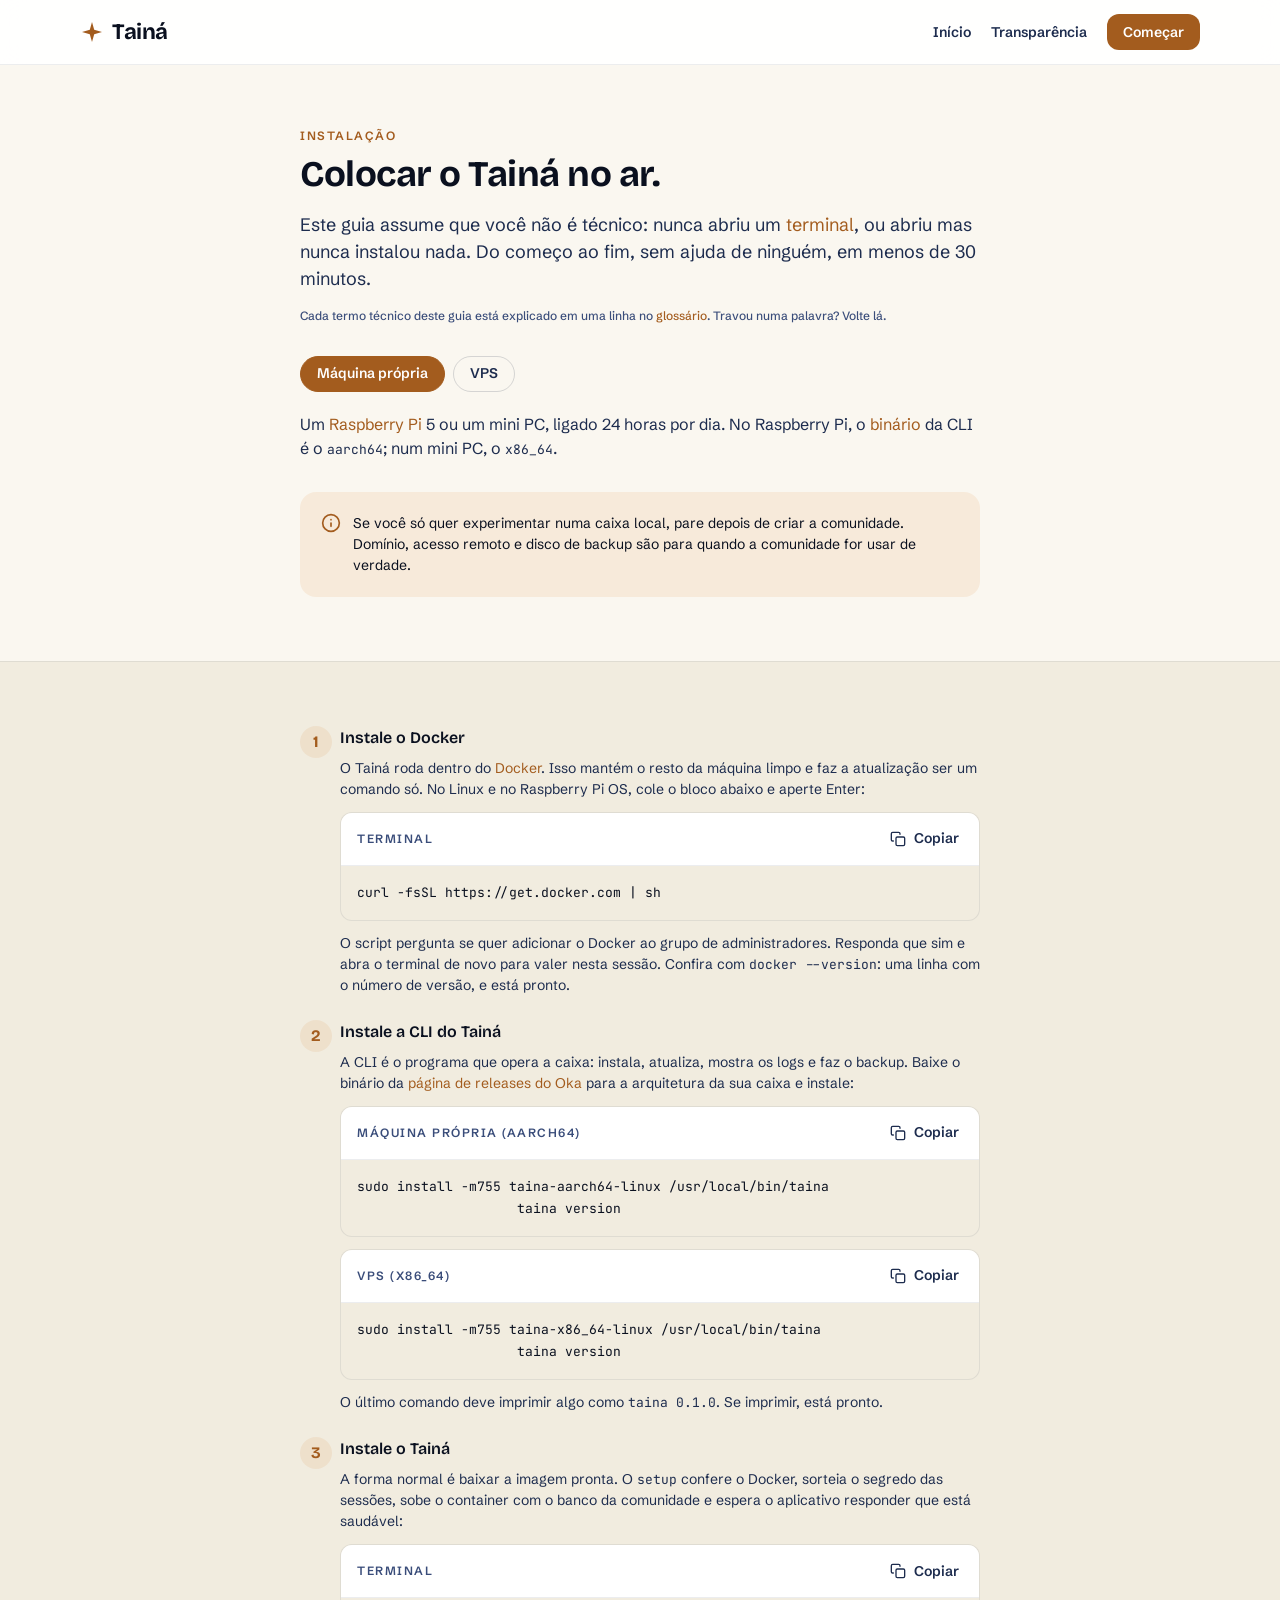
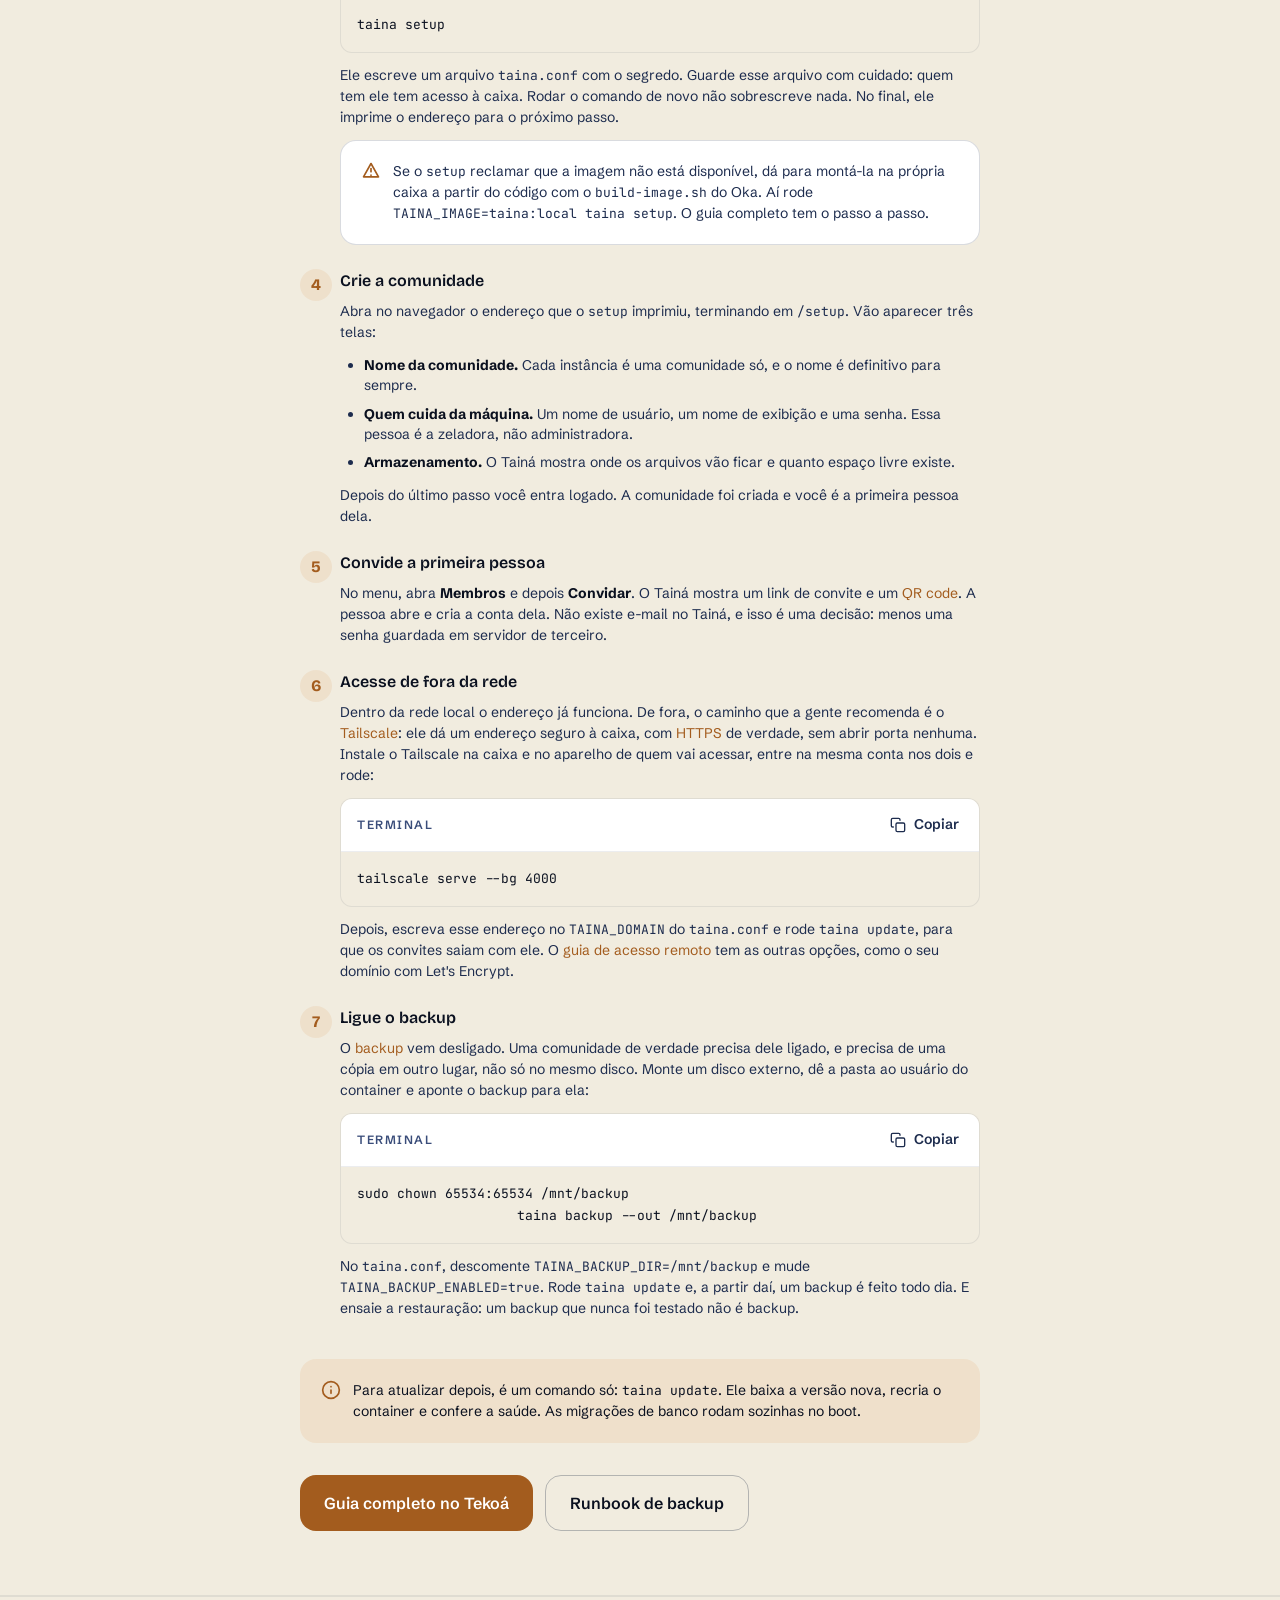
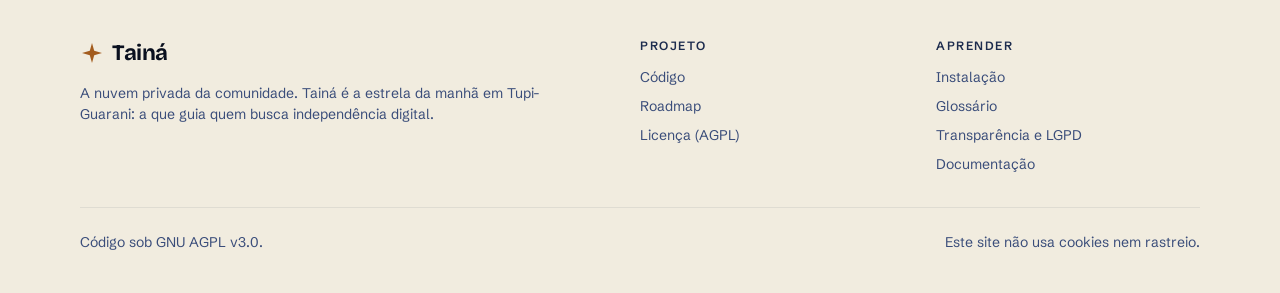
<file: instalar.html>
<!doctype html>
<html lang="pt-BR">

<head>
  <meta charset="utf-8" />
  <meta name="viewport" content="width=device-width, initial-scale=1" />
  <title>Instalar o Tainá, passo a passo</title>
  <meta name="description"
    content="Como colocar o Tainá no ar do zero, na máquina da comunidade ou numa VPS, em menos de 30 minutos." />
  <meta name="color-scheme" content="dark light" />
  <meta name="theme-color" content="#060A14"
    media="(prefers-color-scheme: dark)" />
  <meta name="theme-color" content="#FAF7F0"
    media="(prefers-color-scheme: light)" />
  <meta property="og:type" content="website" />
  <meta property="og:site_name" content="Tainá" />
  <meta property="og:locale" content="pt_BR" />
  <meta property="og:title" content="Instalar o Tainá, passo a passo" />
  <meta property="og:description"
    content="Como colocar o Tainá no ar do zero, na máquina da comunidade ou numa VPS, em menos de 30 minutos." />
  <meta property="og:url" content="https://taina.dev.br/instalar.html" />
  <meta property="og:image" content="https://taina.dev.br/og.png" />
  <meta property="og:image:width" content="1200" />
  <meta property="og:image:height" content="630" />
  <meta property="og:image:alt"
    content="Tainá: a nuvem privada da sua comunidade." />
  <meta name="twitter:card" content="summary_large_image" />
  <meta name="twitter:title" content="Instalar o Tainá, passo a passo" />
  <meta name="twitter:description"
    content="Como colocar o Tainá no ar do zero, na máquina da comunidade ou numa VPS, em menos de 30 minutos." />
  <meta name="twitter:image" content="https://taina.dev.br/og.png" />
  <link rel="stylesheet" href="styles/tokens.css" />
  <link rel="stylesheet" href="styles/base.css" />
  <link rel="stylesheet" href="styles/ybaka.css" />
  <link rel="icon" href="favicon.ico" sizes="48x48" />
  <link rel="icon" href="icons/favicon.svg" type="image/svg+xml" />
  <link rel="apple-touch-icon" href="apple-touch-icon.png" />
  <script>
    document.documentElement.classList.add("js");
  </script>
</head>

<body>
  <a class="skip-link" href="#conteudo">Pular para o conteúdo</a>

  <header class="site-header">
    <div class="shell site-header__inner">
      <a class="brand" href="index.html">
        <svg class="brand__mark" width="24" height="24" viewBox="0 0 24 24" aria-hidden="true">
          <path d="M12 2l2.2 7.8L22 12l-7.8 2.2L12 22l-2.2-7.8L2 12l7.8-2.2z" fill="currentColor" />
        </svg>
        <span class="brand__name">Tainá</span>
      </a>
      <nav class="site-nav" aria-label="Principal">
        <a class="site-nav__link site-nav__link--optional" href="index.html">Início</a>
        <a class="site-nav__link" href="transparencia.html">Transparência</a>
        <a class="btn btn--primary btn--sm" href="#passos">Começar</a>
      </nav>
    </div>
  </header>

  <main id="conteudo">
    <section class="section section--tight">
      <div class="shell shell--narrow">
        <p class="type-overline section__eyebrow">Instalação</p>
        <h1 class="type-h1">Colocar o Tainá no ar.</h1>
        <p class="type-body section__lede mt-4">
          Este guia assume que você não é técnico: nunca abriu um
          <a class="text-brand" href="glossario.html#terminal">terminal</a>,
          ou abriu mas nunca instalou nada. Do começo ao fim, sem ajuda de
          ninguém, em menos de 30 minutos.
        </p>

        <p class="type-caption muted mt-4">
          Cada termo técnico deste guia está explicado em uma linha no
          <a class="text-brand" href="glossario.html">glossário</a>. Travou
          numa palavra? Volte lá.
        </p>

        <div class="tabs mt-8" data-tabs>
          <div class="tabs__list" role="tablist" aria-label="Onde instalar">
            <button class="tab" role="tab" id="tab-hardware" aria-controls="panel-hardware" aria-selected="true"
              type="button">
              Máquina própria
            </button>
            <button class="tab" role="tab" id="tab-vps" aria-controls="panel-vps" aria-selected="false" type="button">
              VPS
            </button>
          </div>
          <div class="tabs__panel" role="tabpanel" id="panel-hardware" aria-labelledby="tab-hardware">
            <p class="lede">
              Um <a class="text-brand" href="glossario.html#raspberry-pi">Raspberry Pi</a>
              5 ou um mini PC, ligado 24 horas por dia. No Raspberry Pi, o
              <a class="text-brand" href="glossario.html#binario">binário</a>
              da CLI é o <code class="type-mono-sm">aarch64</code>; num mini
              PC, o <code class="type-mono-sm">x86_64</code>.
            </p>
          </div>
          <div class="tabs__panel" role="tabpanel" id="panel-vps" aria-labelledby="tab-vps" hidden>
            <p class="lede">
              Um servidor na nuvem, com IP público. Na
              <a class="text-brand" href="glossario.html#vps">VPS</a>, o
              binário da CLI é o <code class="type-mono-sm">x86_64</code>.
              Aqui faz sentido já subir com o
              <a class="text-brand" href="glossario.html#dominio">domínio</a>
              da comunidade.
            </p>
          </div>
        </div>

        <div class="callout callout--brand mt-8">
          <span class="callout__icon">
            <svg width="20" height="20" viewBox="0 0 24 24" fill="none" stroke="currentColor" stroke-width="2"
              stroke-linecap="round" stroke-linejoin="round" aria-hidden="true">
              <circle cx="12" cy="12" r="10" />
              <path d="M12 16v-4" />
              <path d="M12 8h.01" />
            </svg>
          </span>
          <p>
            Se você só quer experimentar numa caixa local, pare depois de
            criar a comunidade. Domínio, acesso remoto e disco de backup são
            para quando a comunidade for usar de verdade.
          </p>
        </div>
      </div>
    </section>

    <section class="section section--alt" id="passos">
      <div class="shell shell--narrow">
        <div class="steps">
          <!-- passo 1 -->
          <div class="step">
            <h2 class="step__title">Instale o Docker</h2>
            <div class="step__body">
              <p>
                O Tainá roda dentro do
                <a class="text-brand" href="glossario.html#docker">Docker</a>.
                Isso mantém o resto da máquina limpo e faz a atualização ser
                um comando só. No Linux e no Raspberry Pi OS, cole o bloco
                abaixo e aperte Enter:
              </p>
              <div class="code">
                <div class="code__head">
                  <span class="code__label">Terminal</span>
                  <button class="copy-btn" type="button" data-copy>
                    <svg width="16" height="16" viewBox="0 0 24 24" fill="none" stroke="currentColor" stroke-width="2"
                      stroke-linecap="round" stroke-linejoin="round" aria-hidden="true">
                      <rect x="9" y="9" width="13" height="13" rx="2" />
                      <path d="M5 15H4a2 2 0 0 1-2-2V4a2 2 0 0 1 2-2h9a2 2 0 0 1 2 2v1" />
                    </svg>
                    <span data-copy-label>Copiar</span>
                  </button>
                </div>
                <pre><code>curl -fsSL https://get.docker.com | sh</code></pre>
              </div>
              <p>
                O script pergunta se quer adicionar o Docker ao grupo de
                administradores. Responda que sim e abra o terminal de novo
                para valer nesta sessão. Confira com
                <code class="type-mono-sm">docker --version</code>: uma linha
                com o número de versão, e está pronto.
              </p>
            </div>
          </div>

          <!-- passo 2 -->
          <div class="step">
            <h2 class="step__title">Instale a CLI do Tainá</h2>
            <div class="step__body">
              <p>
                A CLI é o programa que opera a caixa: instala, atualiza,
                mostra os logs e faz o backup. Baixe o binário da
                <a class="text-brand" href="https://github.com/taina-labs/oka/releases">página de releases do Oka</a>
                para a arquitetura da sua caixa e instale:
              </p>
              <div class="code">
                <div class="code__head">
                  <span class="code__label">Máquina própria (aarch64)</span>
                  <button class="copy-btn" type="button" data-copy>
                    <svg width="16" height="16" viewBox="0 0 24 24" fill="none" stroke="currentColor" stroke-width="2"
                      stroke-linecap="round" stroke-linejoin="round" aria-hidden="true">
                      <rect x="9" y="9" width="13" height="13" rx="2" />
                      <path d="M5 15H4a2 2 0 0 1-2-2V4a2 2 0 0 1 2-2h9a2 2 0 0 1 2 2v1" />
                    </svg>
                    <span data-copy-label>Copiar</span>
                  </button>
                </div>
                <pre><code>sudo install -m755 taina-aarch64-linux /usr/local/bin/taina
                    taina version</code></pre>
              </div>
              <div class="code">
                <div class="code__head">
                  <span class="code__label">VPS (x86_64)</span>
                  <button class="copy-btn" type="button" data-copy>
                    <svg width="16" height="16" viewBox="0 0 24 24" fill="none" stroke="currentColor" stroke-width="2"
                      stroke-linecap="round" stroke-linejoin="round" aria-hidden="true">
                      <rect x="9" y="9" width="13" height="13" rx="2" />
                      <path d="M5 15H4a2 2 0 0 1-2-2V4a2 2 0 0 1 2-2h9a2 2 0 0 1 2 2v1" />
                    </svg>
                    <span data-copy-label>Copiar</span>
                  </button>
                </div>
                <pre><code>sudo install -m755 taina-x86_64-linux /usr/local/bin/taina
                    taina version</code></pre>
              </div>
              <p>
                O último comando deve imprimir algo como
                <code class="type-mono-sm">taina 0.1.0</code>. Se imprimir,
                está pronto.
              </p>
            </div>
          </div>

          <!-- passo 3 -->
          <div class="step">
            <h2 class="step__title">Instale o Tainá</h2>
            <div class="step__body">
              <p>
                A forma normal é baixar a imagem pronta. O
                <code class="type-mono-sm">setup</code> confere o Docker,
                sorteia o segredo das sessões, sobe o container com o banco
                da comunidade e espera o aplicativo responder que está
                saudável:
              </p>
              <div class="code">
                <div class="code__head">
                  <span class="code__label">Terminal</span>
                  <button class="copy-btn" type="button" data-copy>
                    <svg width="16" height="16" viewBox="0 0 24 24" fill="none" stroke="currentColor" stroke-width="2"
                      stroke-linecap="round" stroke-linejoin="round" aria-hidden="true">
                      <rect x="9" y="9" width="13" height="13" rx="2" />
                      <path d="M5 15H4a2 2 0 0 1-2-2V4a2 2 0 0 1 2-2h9a2 2 0 0 1 2 2v1" />
                    </svg>
                    <span data-copy-label>Copiar</span>
                  </button>
                </div>
                <pre><code>taina setup</code></pre>
              </div>
              <p>
                Ele escreve um arquivo <code class="type-mono-sm">taina.conf</code>
                com o segredo. Guarde esse arquivo com cuidado: quem tem ele
                tem acesso à caixa. Rodar o comando de novo não sobrescreve
                nada. No final, ele imprime o endereço para o próximo passo.
              </p>
              <div class="callout">
                <span class="callout__icon">
                  <svg width="20" height="20" viewBox="0 0 24 24" fill="none" stroke="currentColor" stroke-width="2"
                    stroke-linecap="round" stroke-linejoin="round" aria-hidden="true">
                    <path d="m12 3 9 16H3z" />
                    <path d="M12 9v4" />
                    <path d="M12 17h.01" />
                  </svg>
                </span>
                <p>
                  Se o <code class="type-mono-sm">setup</code> reclamar que a
                  imagem não está disponível, dá para montá-la na própria
                  caixa a partir do código com o
                  <code class="type-mono-sm">build-image.sh</code> do Oka. Aí
                  rode
                  <code class="type-mono-sm">TAINA_IMAGE=taina:local taina setup</code>.
                  O guia completo tem o passo a passo.
                </p>
              </div>
            </div>
          </div>

          <!-- passo 4 -->
          <div class="step">
            <h2 class="step__title">Crie a comunidade</h2>
            <div class="step__body">
              <p>
                Abra no navegador o endereço que o
                <code class="type-mono-sm">setup</code> imprimiu, terminando
                em <code class="type-mono-sm">/setup</code>. Vão aparecer três
                telas:
              </p>
              <ul class="type-body-sm">
                <li>
                  <strong>Nome da comunidade.</strong> Cada instância é uma
                  comunidade só, e o nome é definitivo para sempre.
                </li>
                <li>
                  <strong>Quem cuida da máquina.</strong> Um nome de usuário,
                  um nome de exibição e uma senha. Essa pessoa é a zeladora,
                  não administradora.
                </li>
                <li>
                  <strong>Armazenamento.</strong> O Tainá mostra onde os
                  arquivos vão ficar e quanto espaço livre existe.
                </li>
              </ul>
              <p>
                Depois do último passo você entra logado. A comunidade foi
                criada e você é a primeira pessoa dela.
              </p>
            </div>
          </div>

          <!-- passo 5 -->
          <div class="step">
            <h2 class="step__title">Convide a primeira pessoa</h2>
            <div class="step__body">
              <p>
                No menu, abra <strong>Membros</strong> e depois
                <strong>Convidar</strong>. O Tainá mostra um link de convite e
                um <a class="text-brand" href="glossario.html#qr-code">QR code</a>. A pessoa abre e cria a conta dela.
                Não existe e-mail no
                Tainá, e isso é uma decisão: menos uma senha guardada em
                servidor de terceiro.
              </p>
            </div>
          </div>

          <!-- passo 6 -->
          <div class="step">
            <h2 class="step__title">Acesse de fora da rede</h2>
            <div class="step__body">
              <p>
                Dentro da rede local o endereço já funciona. De fora, o
                caminho que a gente recomenda é o
                <a class="text-brand" href="glossario.html#vpn">Tailscale</a>:
                ele dá um endereço seguro à caixa, com
                <a class="text-brand" href="glossario.html#https">HTTPS</a> de
                verdade, sem abrir porta nenhuma. Instale o Tailscale na caixa
                e no aparelho de quem vai acessar, entre na mesma conta nos
                dois e rode:
              </p>
              <div class="code">
                <div class="code__head">
                  <span class="code__label">Terminal</span>
                  <button class="copy-btn" type="button" data-copy>
                    <svg width="16" height="16" viewBox="0 0 24 24" fill="none" stroke="currentColor" stroke-width="2"
                      stroke-linecap="round" stroke-linejoin="round" aria-hidden="true">
                      <rect x="9" y="9" width="13" height="13" rx="2" />
                      <path d="M5 15H4a2 2 0 0 1-2-2V4a2 2 0 0 1 2-2h9a2 2 0 0 1 2 2v1" />
                    </svg>
                    <span data-copy-label>Copiar</span>
                  </button>
                </div>
                <pre><code>tailscale serve --bg 4000</code></pre>
              </div>
              <p>
                Depois, escreva esse endereço no
                <code class="type-mono-sm">TAINA_DOMAIN</code> do
                <code class="type-mono-sm">taina.conf</code> e rode
                <code class="type-mono-sm">taina update</code>, para que os
                convites saiam com ele. O
                <a class="text-brand" href="https://github.com/taina-labs/tekoa/blob/main/guias/acesso-remoto.md">guia
                  de acesso remoto</a>
                tem as outras opções, como o seu domínio com Let's Encrypt.
              </p>
            </div>
          </div>

          <!-- passo 7 -->
          <div class="step">
            <h2 class="step__title">Ligue o backup</h2>
            <div class="step__body">
              <p>
                O
                <a class="text-brand" href="glossario.html#backup">backup</a>
                vem desligado. Uma comunidade de verdade precisa dele ligado,
                e precisa de uma cópia em outro lugar, não só no mesmo disco.
                Monte um disco externo, dê a pasta ao usuário do container e
                aponte o backup para ela:
              </p>
              <div class="code">
                <div class="code__head">
                  <span class="code__label">Terminal</span>
                  <button class="copy-btn" type="button" data-copy>
                    <svg width="16" height="16" viewBox="0 0 24 24" fill="none" stroke="currentColor" stroke-width="2"
                      stroke-linecap="round" stroke-linejoin="round" aria-hidden="true">
                      <rect x="9" y="9" width="13" height="13" rx="2" />
                      <path d="M5 15H4a2 2 0 0 1-2-2V4a2 2 0 0 1 2-2h9a2 2 0 0 1 2 2v1" />
                    </svg>
                    <span data-copy-label>Copiar</span>
                  </button>
                </div>
                <pre><code>sudo chown 65534:65534 /mnt/backup
                    taina backup --out /mnt/backup</code></pre>
              </div>
              <p>
                No <code class="type-mono-sm">taina.conf</code>, descomente
                <code class="type-mono-sm">TAINA_BACKUP_DIR=/mnt/backup</code>
                e mude <code class="type-mono-sm">TAINA_BACKUP_ENABLED=true</code>.
                Rode <code class="type-mono-sm">taina update</code> e, a partir
                daí, um backup é feito todo dia. E ensaie a restauração: um
                backup que nunca foi testado não é backup.
              </p>
            </div>
          </div>
        </div>

        <div class="callout callout--brand mt-10">
          <span class="callout__icon">
            <svg width="20" height="20" viewBox="0 0 24 24" fill="none" stroke="currentColor" stroke-width="2"
              stroke-linecap="round" stroke-linejoin="round" aria-hidden="true">
              <circle cx="12" cy="12" r="10" />
              <path d="M12 16v-4" />
              <path d="M12 8h.01" />
            </svg>
          </span>
          <p>
            Para atualizar depois, é um comando só:
            <code class="type-mono-sm">taina update</code>. Ele baixa a
            versão nova, recria o container e confere a saúde. As migrações
            de banco rodam sozinhas no boot.
          </p>
        </div>

        <div class="hero__actions">
          <a class="btn btn--primary" href="https://github.com/taina-labs/tekoa/blob/main/guias/instalacao.md">Guia
            completo no Tekoá</a>
          <a class="btn btn--secondary"
            href="https://github.com/taina-labs/tekoa/blob/main/guias/runbook-backup-restore.md">Runbook de backup</a>
        </div>
      </div>
    </section>
  </main>

  <footer class="site-footer">
    <div class="shell">
      <div class="site-footer__grid">
        <div class="site-footer__brand">
          <a class="brand" href="index.html">
            <svg class="brand__mark" width="24" height="24" viewBox="0 0 24 24" aria-hidden="true">
              <path d="M12 2l2.2 7.8L22 12l-7.8 2.2L12 22l-2.2-7.8L2 12l7.8-2.2z" fill="currentColor" />
            </svg>
            <span class="brand__name">Tainá</span>
          </a>
          <p>
            A nuvem privada da comunidade. Tainá é a estrela da manhã em
            Tupi-Guarani: a que guia quem busca independência digital.
          </p>
        </div>
        <nav class="site-footer__col" aria-label="Projeto">
          <h2>Projeto</h2>
          <ul>
            <li>
              <a href="https://github.com/taina-labs/taina">Código</a>
            </li>
            <li>
              <a href="https://github.com/taina-labs/tekoa/blob/main/ROADMAP.md">Roadmap</a>
            </li>
            <li>
              <a href="https://github.com/taina-labs/taina/blob/main/LICENSE">Licença (AGPL)</a>
            </li>
          </ul>
        </nav>
        <nav class="site-footer__col" aria-label="Aprender">
          <h2>Aprender</h2>
          <ul>
            <li><a href="instalar.html">Instalação</a></li>
            <li><a href="glossario.html">Glossário</a></li>
            <li><a href="transparencia.html">Transparência e LGPD</a></li>
            <li>
              <a href="https://github.com/taina-labs/tekoa">Documentação</a>
            </li>
          </ul>
        </nav>
      </div>
      <div class="site-footer__legal">
        <span>Código sob GNU AGPL v3.0.</span>
        <span>Este site não usa cookies nem rastreio.</span>
      </div>
    </div>
  </footer>

  <script src="js/app.js"></script>
</body>

</html>
</file>
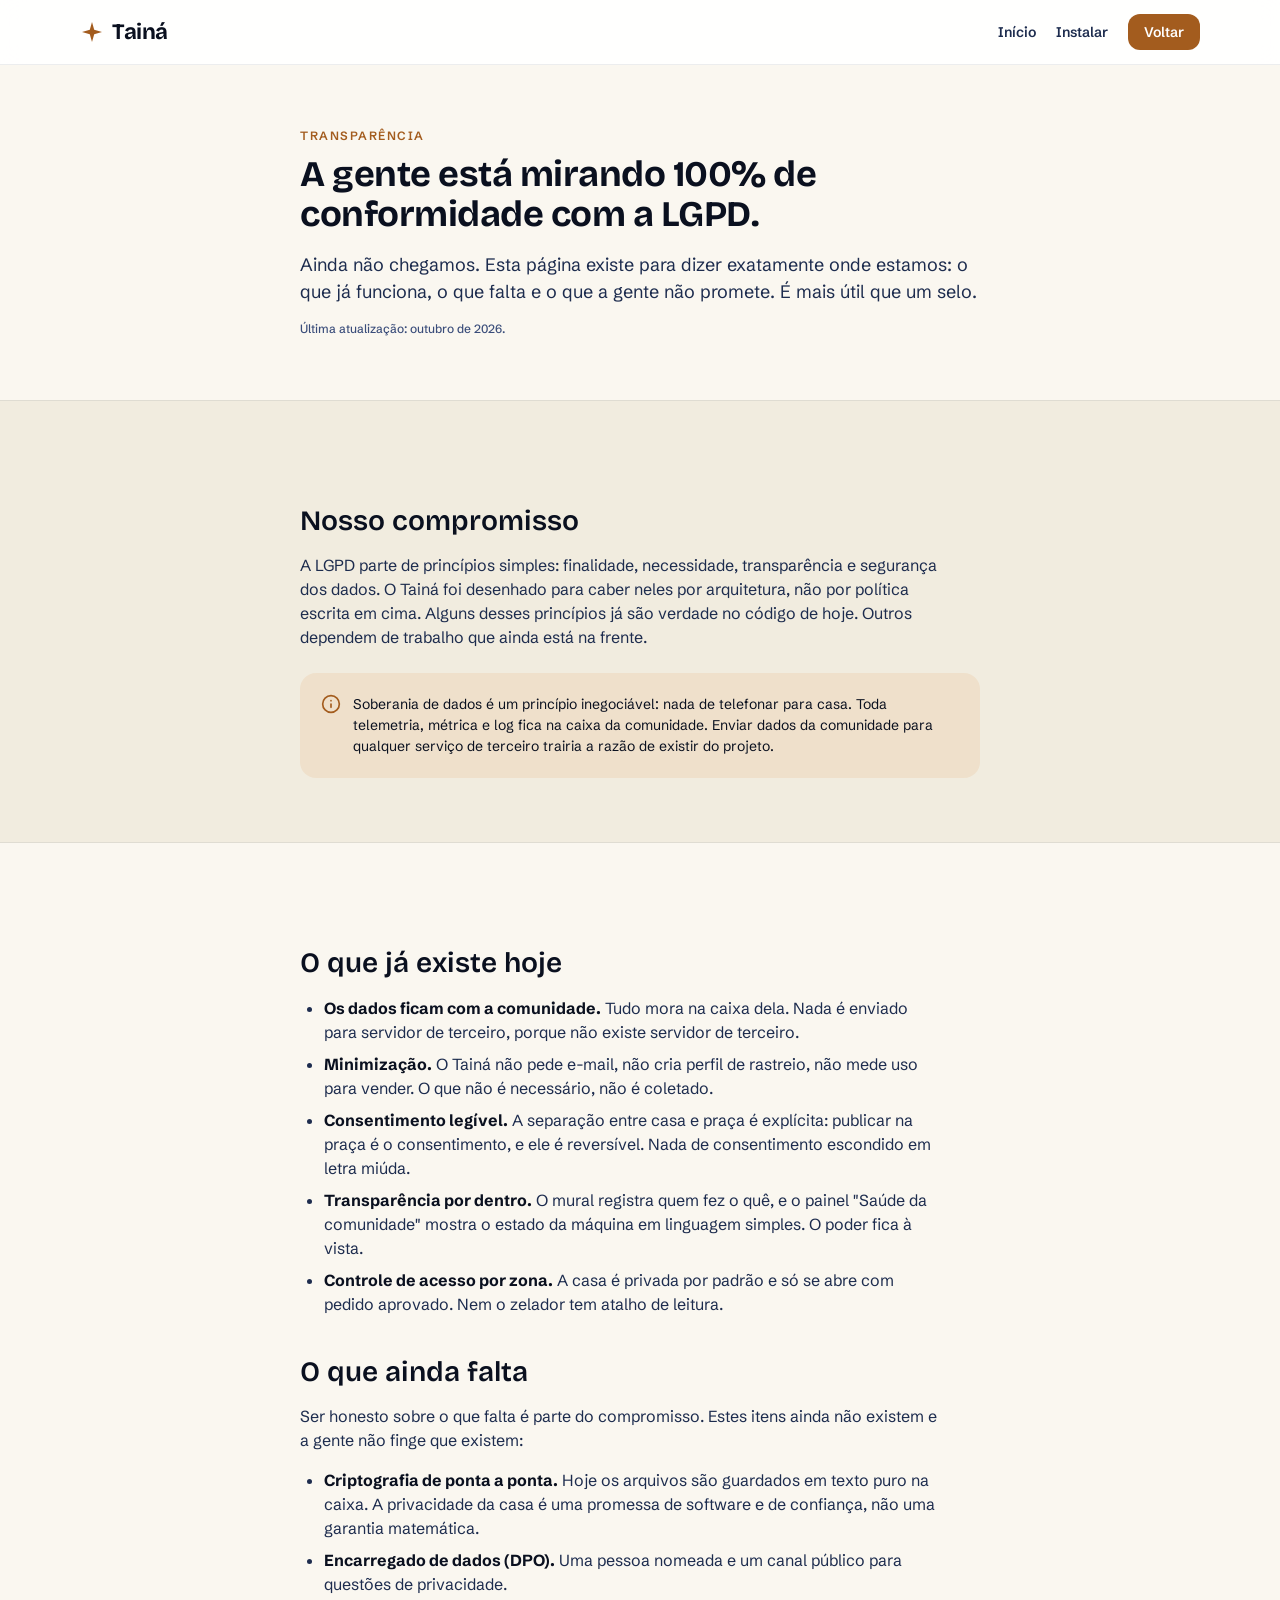
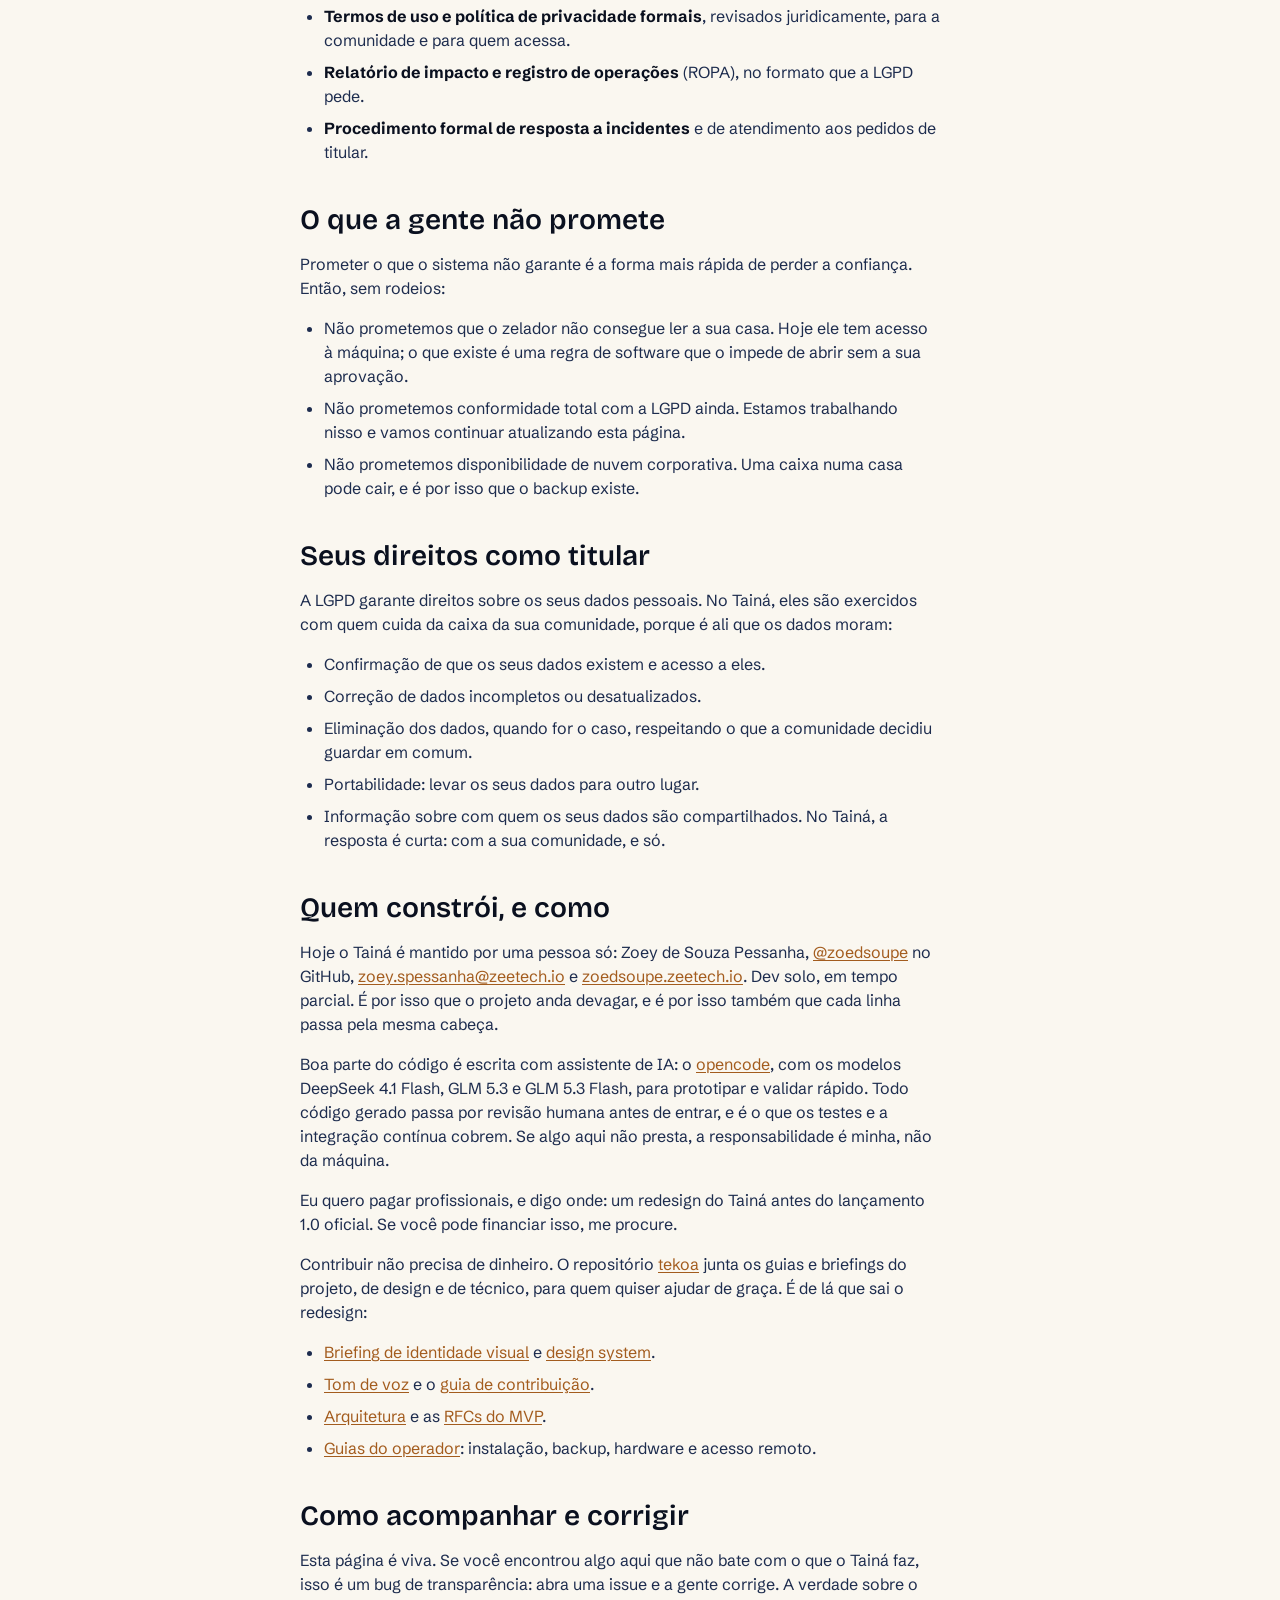
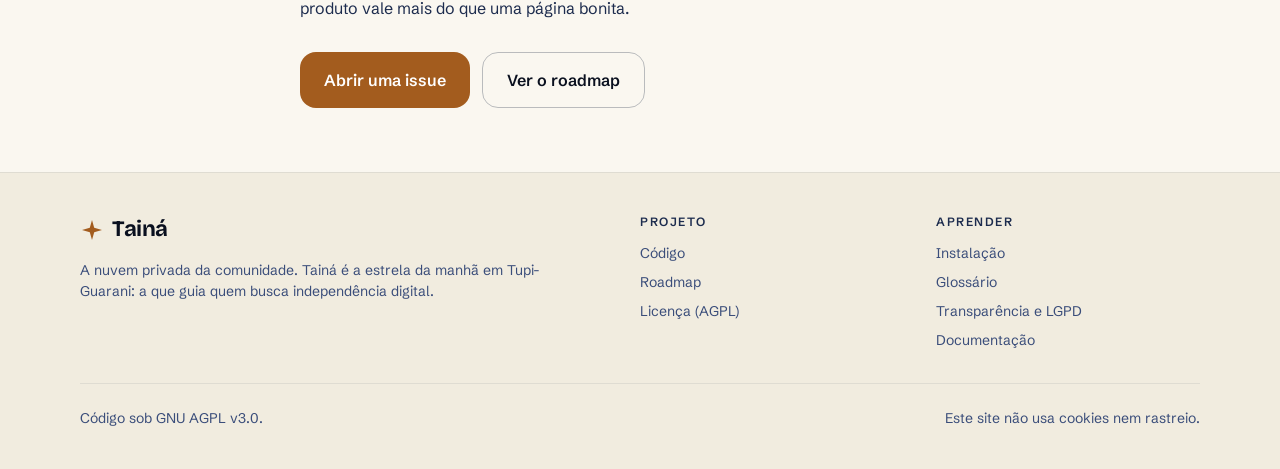
<file: transparencia.html>
<!doctype html>
<html lang="pt-BR">

<head>
  <meta charset="utf-8" />
  <meta name="viewport" content="width=device-width, initial-scale=1" />
  <title>Transparência e LGPD, Tainá</title>
  <meta name="description"
    content="Onde o Tainá está na conformidade com a LGPD: o que já existe, o que ainda falta e o que a gente não promete. Sem maquiagem." />
  <meta name="color-scheme" content="dark light" />
  <meta name="theme-color" content="#060A14"
    media="(prefers-color-scheme: dark)" />
  <meta name="theme-color" content="#FAF7F0"
    media="(prefers-color-scheme: light)" />
  <meta property="og:type" content="website" />
  <meta property="og:site_name" content="Tainá" />
  <meta property="og:locale" content="pt_BR" />
  <meta property="og:title" content="Transparência e LGPD, Tainá" />
  <meta property="og:description"
    content="Onde o Tainá está na conformidade com a LGPD: o que já existe, o que ainda falta e o que a gente não promete. Sem maquiagem." />
  <meta property="og:url" content="https://taina.dev.br/transparencia.html" />
  <meta property="og:image" content="https://taina.dev.br/og.png" />
  <meta property="og:image:width" content="1200" />
  <meta property="og:image:height" content="630" />
  <meta property="og:image:alt"
    content="Tainá: a nuvem privada da sua comunidade." />
  <meta name="twitter:card" content="summary_large_image" />
  <meta name="twitter:title" content="Transparência e LGPD, Tainá" />
  <meta name="twitter:description"
    content="Onde o Tainá está na conformidade com a LGPD: o que já existe, o que ainda falta e o que a gente não promete. Sem maquiagem." />
  <meta name="twitter:image" content="https://taina.dev.br/og.png" />
  <link rel="stylesheet" href="styles/tokens.css" />
  <link rel="stylesheet" href="styles/base.css" />
  <link rel="stylesheet" href="styles/ybaka.css" />
  <link rel="icon" href="favicon.ico" sizes="48x48" />
  <link rel="icon" href="icons/favicon.svg" type="image/svg+xml" />
  <link rel="apple-touch-icon" href="apple-touch-icon.png" />
  <script>
    document.documentElement.classList.add("js");
  </script>
</head>

<body>
  <a class="skip-link" href="#conteudo">Pular para o conteúdo</a>

  <header class="site-header">
    <div class="shell site-header__inner">
      <a class="brand" href="index.html">
        <svg class="brand__mark" width="24" height="24" viewBox="0 0 24 24" aria-hidden="true">
          <path d="M12 2l2.2 7.8L22 12l-7.8 2.2L12 22l-2.2-7.8L2 12l7.8-2.2z" fill="currentColor" />
        </svg>
        <span class="brand__name">Tainá</span>
      </a>
      <nav class="site-nav" aria-label="Principal">
        <a class="site-nav__link site-nav__link--optional" href="index.html">Início</a>
        <a class="site-nav__link" href="instalar.html">Instalar</a>
        <a class="btn btn--primary btn--sm" href="index.html">Voltar</a>
      </nav>
    </div>
  </header>

  <main id="conteudo">
    <section class="section section--tight">
      <div class="shell shell--narrow">
        <p class="type-overline section__eyebrow">Transparência</p>
        <h1 class="type-h1">
          A gente está mirando 100% de conformidade com a LGPD.
        </h1>
        <p class="type-body section__lede mt-4">
          Ainda não chegamos. Esta página existe para dizer exatamente onde
          estamos: o que já funciona, o que falta e o que a gente não
          promete. É mais útil que um selo.
        </p>
        <p class="type-caption muted mt-4">Última atualização: outubro de 2026.</p>
      </div>
    </section>

    <section class="section section--alt">
      <div class="shell shell--narrow">
        <div class="prose">
          <h2 class="type-h2">Nosso compromisso</h2>
          <p>
            A LGPD parte de princípios simples: finalidade, necessidade,
            transparência e segurança dos dados. O Tainá foi desenhado para
            caber neles por arquitetura, não por política escrita em cima.
            Alguns desses princípios já são verdade no código de hoje.
            Outros dependem de trabalho que ainda está na frente.
          </p>
        </div>

        <div class="callout callout--brand mt-6">
          <span class="callout__icon">
            <svg width="20" height="20" viewBox="0 0 24 24" fill="none" stroke="currentColor" stroke-width="2"
              stroke-linecap="round" stroke-linejoin="round" aria-hidden="true">
              <circle cx="12" cy="12" r="10" />
              <path d="M12 16v-4" />
              <path d="M12 8h.01" />
            </svg>
          </span>
          <p>
            Soberania de dados é um princípio inegociável: nada de telefonar
            para casa. Toda telemetria, métrica e log fica na caixa da
            comunidade. Enviar dados da comunidade para qualquer serviço de
            terceiro trairia a razão de existir do projeto.
          </p>
        </div>
      </div>
    </section>

    <section class="section">
      <div class="shell shell--narrow">
        <div class="prose">
          <h2 class="type-h2">O que já existe hoje</h2>
          <ul>
            <li>
              <strong>Os dados ficam com a comunidade.</strong> Tudo mora na
              caixa dela. Nada é enviado para servidor de terceiro, porque
              não existe servidor de terceiro.
            </li>
            <li>
              <strong>Minimização.</strong> O Tainá não pede e-mail, não cria
              perfil de rastreio, não mede uso para vender. O que não é
              necessário, não é coletado.
            </li>
            <li>
              <strong>Consentimento legível.</strong> A separação entre casa
              e praça é explícita: publicar na praça é o consentimento, e ele
              é reversível. Nada de consentimento escondido em letra miúda.
            </li>
            <li>
              <strong>Transparência por dentro.</strong> O mural registra quem
              fez o quê, e o painel "Saúde da comunidade" mostra o estado da
              máquina em linguagem simples. O poder fica à vista.
            </li>
            <li>
              <strong>Controle de acesso por zona.</strong> A casa é privada
              por padrão e só se abre com pedido aprovado. Nem o zelador tem
              atalho de leitura.
            </li>
          </ul>

          <h2 class="type-h2">O que ainda falta</h2>
          <p>
            Ser honesto sobre o que falta é parte do compromisso. Estes itens
            ainda não existem e a gente não finge que existem:
          </p>
          <ul>
            <li>
              <strong>Criptografia de ponta a ponta.</strong> Hoje os arquivos
              são guardados em texto puro na caixa. A privacidade da casa é
              uma promessa de software e de confiança, não uma garantia
              matemática.
            </li>
            <li>
              <strong>Encarregado de dados (DPO).</strong> Uma pessoa nomeada
              e um canal público para questões de privacidade.
            </li>
            <li>
              <strong>Termos de uso e política de privacidade formais</strong>,
              revisados juridicamente, para a comunidade e para quem acessa.
            </li>
            <li>
              <strong>Relatório de impacto e registro de operações</strong>
              (ROPA), no formato que a LGPD pede.
            </li>
            <li>
              <strong>Procedimento formal de resposta a incidentes</strong> e
              de atendimento aos pedidos de titular.
            </li>
          </ul>

          <h2 class="type-h2">O que a gente não promete</h2>
          <p>
            Prometer o que o sistema não garante é a forma mais rápida de
            perder a confiança. Então, sem rodeios:
          </p>
          <ul>
            <li>
              Não prometemos que o zelador não consegue ler a sua casa. Hoje
              ele tem acesso à máquina; o que existe é uma regra de software
              que o impede de abrir sem a sua aprovação.
            </li>
            <li>
              Não prometemos conformidade total com a LGPD ainda. Estamos
              trabalhando nisso e vamos continuar atualizando esta página.
            </li>
            <li>
              Não prometemos disponibilidade de nuvem corporativa. Uma caixa
              numa casa pode cair, e é por isso que o backup existe.
            </li>
          </ul>

          <h2 class="type-h2">Seus direitos como titular</h2>
          <p>
            A LGPD garante direitos sobre os seus dados pessoais. No Tainá,
            eles são exercidos com quem cuida da caixa da sua comunidade,
            porque é ali que os dados moram:
          </p>
          <ul>
            <li>Confirmação de que os seus dados existem e acesso a eles.</li>
            <li>Correção de dados incompletos ou desatualizados.</li>
            <li>
              Eliminação dos dados, quando for o caso, respeitando o que a
              comunidade decidiu guardar em comum.
            </li>
            <li>Portabilidade: levar os seus dados para outro lugar.</li>
            <li>
              Informação sobre com quem os seus dados são compartilhados. No
              Tainá, a resposta é curta: com a sua comunidade, e só.
            </li>
          </ul>

          <h2 class="type-h2">Quem constrói, e como</h2>
          <p>
            Hoje o Tainá é mantido por uma pessoa só: Zoey de Souza Pessanha,
            <a href="https://github.com/zoedsoupe">@zoedsoupe</a> no GitHub,
            <a href="mailto:zoey.spessanha@zeetech.io">zoey.spessanha@zeetech.io</a>
            e
            <a href="https://zoedsoupe.zeetech.io">zoedsoupe.zeetech.io</a>.
            Dev solo, em tempo parcial. É por isso que o projeto anda devagar,
            e é por isso também que cada linha passa pela mesma cabeça.
          </p>
          <p>
            Boa parte do código é escrita com assistente de IA: o
            <a href="https://opencode.ai">opencode</a>, com os modelos DeepSeek
            4.1 Flash, GLM 5.3 e GLM 5.3 Flash, para prototipar e validar
            rápido. Todo código gerado passa por revisão humana antes de
            entrar, e é o que os testes e a integração contínua cobrem. Se
            algo aqui não presta, a responsabilidade é minha, não da máquina.
          </p>
          <p>
            Eu quero pagar profissionais, e digo onde: um redesign do Tainá
            antes do lançamento 1.0 oficial. Se você pode financiar isso, me
            procure.
          </p>
          <p>
            Contribuir não precisa de dinheiro. O repositório
            <a href="https://github.com/taina-labs/tekoa">tekoa</a> junta os
            guias e briefings do projeto, de design e de técnico, para quem
            quiser ajudar de graça. É de lá que sai o redesign:
          </p>
          <ul>
            <li>
              <a href="https://github.com/taina-labs/tekoa/blob/main/branding/briefing.md">Briefing de identidade
                visual</a>
              e
              <a href="https://github.com/taina-labs/tekoa/blob/main/branding/DESIGN.md">design system</a>.
            </li>
            <li>
              <a href="https://github.com/taina-labs/tekoa/blob/main/branding/tom-de-voz.md">Tom de voz</a>
              e o
              <a href="https://github.com/taina-labs/tekoa/blob/main/CONTRIBUTING.md">guia de contribuição</a>.
            </li>
            <li>
              <a href="https://github.com/taina-labs/tekoa/blob/main/tecnico/RFC_ARQUITETURA.md">Arquitetura</a>
              e as
              <a href="https://github.com/taina-labs/tekoa/blob/main/tecnico/RFC_002_MVP.md">RFCs do MVP</a>.
            </li>
            <li>
              <a href="https://github.com/taina-labs/tekoa/blob/main/guias/instalacao.md">Guias do operador</a>:
              instalação, backup, hardware e acesso remoto.
            </li>
          </ul>

          <h2 class="type-h2">Como acompanhar e corrigir</h2>
          <p>
            Esta página é viva. Se você encontrou algo aqui que não bate com
            o que o Tainá faz, isso é um bug de transparência: abra uma issue
            e a gente corrige. A verdade sobre o produto vale mais do que uma
            página bonita.
          </p>
        </div>

        <div class="hero__actions">
          <a class="btn btn--primary" href="https://github.com/taina-labs/taina/issues">Abrir uma issue</a>
          <a class="btn btn--secondary" href="https://github.com/taina-labs/tekoa/blob/main/ROADMAP.md">Ver o
            roadmap</a>
        </div>
      </div>
    </section>
  </main>

  <footer class="site-footer">
    <div class="shell">
      <div class="site-footer__grid">
        <div class="site-footer__brand">
          <a class="brand" href="index.html">
            <svg class="brand__mark" width="24" height="24" viewBox="0 0 24 24" aria-hidden="true">
              <path d="M12 2l2.2 7.8L22 12l-7.8 2.2L12 22l-2.2-7.8L2 12l7.8-2.2z" fill="currentColor" />
            </svg>
            <span class="brand__name">Tainá</span>
          </a>
          <p>
            A nuvem privada da comunidade. Tainá é a estrela da manhã em
            Tupi-Guarani: a que guia quem busca independência digital.
          </p>
        </div>
        <nav class="site-footer__col" aria-label="Projeto">
          <h2>Projeto</h2>
          <ul>
            <li>
              <a href="https://github.com/taina-labs/taina">Código</a>
            </li>
            <li>
              <a href="https://github.com/taina-labs/tekoa/blob/main/ROADMAP.md">Roadmap</a>
            </li>
            <li>
              <a href="https://github.com/taina-labs/taina/blob/main/LICENSE">Licença (AGPL)</a>
            </li>
          </ul>
        </nav>
        <nav class="site-footer__col" aria-label="Aprender">
          <h2>Aprender</h2>
          <ul>
            <li><a href="instalar.html">Instalação</a></li>
            <li><a href="glossario.html">Glossário</a></li>
            <li><a href="transparencia.html">Transparência e LGPD</a></li>
            <li>
              <a href="https://github.com/taina-labs/tekoa">Documentação</a>
            </li>
          </ul>
        </nav>
      </div>
      <div class="site-footer__legal">
        <span>Código sob GNU AGPL v3.0.</span>
        <span>Este site não usa cookies nem rastreio.</span>
      </div>
    </div>
  </footer>

  <script src="js/app.js"></script>
</body>

</html>
</file>
<file: styles/tokens.css>
/* Design tokens, espelho 1:1 do Penpot ("Cofre da Comunidade - UI v1").
   Dois níveis, como lá: primitivos (paleta/escala bruta) e semânticos (o que
   os componentes consomem). Componentes NUNCA usam primitivos direto, se um
   valor novo for preciso, nasce primeiro como token semântico. */

:root {
  /* ---------- primitives - color ---------- */
  --color-night-950: #060a14;
  --color-night-900: #0a101f;
  --color-night-800: #0f1729;
  --color-night-700: #15203a;
  --color-night-600: #1d2c4e;
  --color-night-500: #28395f;
  --color-night-400: #3a4d7a;
  --color-night-300: #56689b;
  --color-night-200: #8c9ac0;
  --color-night-100: #bfc8df;
  --color-night-50: #eef1f8;

  --color-dawn-300: #ffd9a3;
  --color-dawn-400: #fcbe74;
  --color-dawn-500: #f2a65a;
  --color-dawn-600: #dd8a3e;
  --color-dawn-700: #b96d2c;
  --color-dawn-800: #a35c1e;

  --color-ember-400: #f08a6c;
  --color-ember-500: #e2674a;
  --color-ember-600: #c44e33;

  --color-star-50: #faf7f0;
  --color-star-100: #f1ecdf;
  --color-star-200: #e4dcc8;

  --color-forest-300: #82cba4;
  --color-forest-400: #5fb88a;
  --color-forest-500: #3fa171;
  --color-forest-600: #2f8159;
  --color-forest-700: #246244;
  --color-forest-900: #122e22;

  --color-moon-300: #f4dfa6;
  --color-moon-400: #eccd80;
  --color-moon-500: #e3bc66;
  --color-moon-600: #c49a48;
  --color-moon-700: #9c7836;
  --color-moon-900: #46350f;

  --color-guara-500: #de5b3f;
  --color-guara-600: #be4327;

  --color-sky-300: #92c3f8;
  --color-sky-500: #5ba3f5;
  --color-sky-600: #3f84d6;
  --color-sky-700: #2f66ac;

  --color-red-500: #e5484d;
  --color-red-600: #c03538;
  --color-amber-500: #efb54a;
  --color-amber-700: #8a6114;

  /* papel: o branco do tema claro (superficie elevada) */
  --color-paper-0: #ffffff;

  /* ---------- primitives - scale ---------- */
  --space-1: 4px;
  --space-2: 8px;
  --space-3: 12px;
  --space-4: 16px;
  --space-5: 20px;
  --space-6: 24px;
  --space-8: 32px;
  --space-10: 40px;
  --space-12: 48px;
  --space-16: 64px;

  --radius-sm: 8px;
  --radius-md: 12px;
  --radius-lg: 16px;
  --radius-xl: 24px;
  --radius-pill: 999px;

  --border-hairline: 1px;
  --border-thick: 2px;

  --size-touch: 44px;
  --size-control-sm: 36px;
  --size-control-md: 48px;
  --size-control-lg: 56px;
  --size-nav-mobile: 72px;
  --size-appbar: 64px;
  --size-nav-dot: 6px;

  --font-size-xs: 0.75rem;
  --font-size-sm: 0.875rem;
  --font-size-md: 1rem;
  --font-size-lg: 1.125rem;
  --font-size-xl: 1.375rem;
  --font-size-2xl: 1.75rem;
  --font-size-3xl: 2.25rem;
  --font-size-display: 2.75rem;

  --font-weight-regular: 400;
  --font-weight-medium: 500;
  --font-weight-semibold: 600;
  --font-weight-bold: 700;
  --font-weight-extrabold: 800;

  --font-family-display: "Bricolage Grotesque", system-ui, sans-serif;
  --font-family-body: "Schibsted Grotesk", system-ui, sans-serif;
  --font-family-mono: "JetBrains Mono", ui-monospace, monospace;

  --tracking-tight: -0.5px;
  --tracking-normal: 0;
  --tracking-wide: 1.5px;

  --opacity-disabled: 0.4;
  --opacity-muted: 0.72;
  --opacity-scrim: 0.64;

  --elevation-soft: 0 4px 16px 0 rgb(6 10 20 / 0.5);
  --elevation-lifted: 0 12px 32px -4px rgb(6 10 20 / 0.65);

  /* ---------- semantic ---------- */
  --bg-app: var(--color-night-900);
  --bg-deep: var(--color-night-950);
  --bg-qr: var(--color-star-50);
  /* visualizador fullscreen: fundo escuro nos dois temas (foto/video pedem
     moldura neutra), por isso nao segue o bg-deep do shell */
  --bg-viewer: var(--color-night-950);

  --surface-default: var(--color-night-800);
  --surface-raised: var(--color-night-700);
  --surface-high: var(--color-night-600);
  --surface-overlay: rgb(10 16 31 / 0.88);
  --surface-dim: var(--color-night-500);
  --surface-scrim: rgb(6 10 20 / var(--opacity-scrim));
  --surface-scrim-strong: rgb(6 10 20 / 0.5);
  --surface-tint-brand: rgb(242 166 90 / 0.08);

  --border-subtle: var(--color-night-700);
  --border-default: var(--color-night-600);
  --border-strong: var(--color-night-500);

  --text-primary: var(--color-star-50);
  --text-secondary: var(--color-night-100);
  --text-muted: var(--color-night-200);
  --text-faint: var(--color-night-300);
  --text-on-brand: var(--color-night-950);

  --brand-primary: var(--color-dawn-500);
  --brand-primary-hover: var(--color-dawn-400);
  --brand-primary-pressed: var(--color-dawn-600);
  --brand-ember: var(--color-ember-500);

  --service-ybira: var(--color-forest-500);
  --service-ybira-soft: var(--color-forest-900);
  --service-ybira-hover: var(--color-forest-400);
  --service-ybira-tint: var(--color-forest-300);
  --service-jaci: var(--color-moon-500);
  --service-jaci-soft: var(--color-moon-900);
  --service-jaci-tint: var(--color-moon-400);
  --service-nhaman: var(--color-sky-500);
  --service-video: var(--color-sky-300);
  --service-guara: var(--color-guara-500);
  /* Maraca (identidade, acesso: Moradores, Mural, Pedidos) nao empresta o
     acento dos outros servicos: ganha o proprio, no ember. */
  --service-maraca: var(--color-ember-500);
  --service-maraca-soft: rgb(226 103 74 / 0.16);
  --service-maraca-tint: var(--color-ember-400);

  --feedback-success: var(--color-forest-400);
  --feedback-warning: var(--color-amber-500);
  --feedback-error: var(--color-red-500);
  --feedback-info: var(--color-sky-500);

  /* translucent tints for the deterministic avatar colors (hash -> 0..3) */
  --avatar-tint-0: rgb(242 166 90 / 0.16);
  --avatar-tint-1: rgb(63 161 113 / 0.16);
  --avatar-tint-2: rgb(227 188 102 / 0.16);
  --avatar-tint-3: rgb(91 163 245 / 0.16);

  /* larguras de leitura: containers centrados das telas internas */
  --measure-sm: 480px;
  --measure-md: 560px;
  --measure: 640px;
  --measure-wide: 720px;
  --measure-card: 420px;
  --measure-shell: 1160px;
  --measure-shell-wide: 1280px;

  /* component sizes, shells and grid gaps (semantic) */
  --font-size-mono-sm: 0.8125rem;
  --size-sidebar: 248px;
  --size-menu-min: 180px;
  --size-qr: 200px;
  --gap-photo: 2px;
  --size-badge: 24px;
  --size-progress: 6px;

  /* preenchimento dos campos de formulario (night-800 translucido) */
  --field-bg: rgb(15 23 41 / 0.6);
}

/* ---------- tema claro (prefers-color-scheme) ----------
   Derivado do tema padrao: superficies quentes da escala star, texto da night
   e variantes mais escuras dos acentos para manter contraste sobre claro. So
   os tokens semanticos mudam, nenhum componente sabe que o tema existe. */
@media (prefers-color-scheme: light) {
  :root {
    color-scheme: light;

    --bg-app: var(--color-star-50);
    --bg-deep: var(--color-star-100);
    --bg-qr: var(--color-paper-0);

    --surface-default: var(--color-paper-0);
    --surface-raised: var(--color-star-100);
    --surface-high: var(--color-star-200);
    --surface-overlay: rgb(255 255 255 / 0.9);
    --surface-dim: var(--color-star-200);
    --surface-scrim: rgb(6 10 20 / 0.32);
    --surface-scrim-strong: rgb(6 10 20 / 0.38);
    --surface-tint-brand: rgb(221 138 62 / 0.12);

    --border-subtle: rgb(21 32 58 / 0.08);
    --border-default: rgb(21 32 58 / 0.16);
    --border-strong: rgb(21 32 58 / 0.28);

    --text-primary: var(--color-night-900);
    --text-secondary: var(--color-night-600);
    --text-muted: var(--color-night-400);
    --text-faint: var(--color-night-300);
    --text-on-brand: var(--color-paper-0);

    /* dawn-800 como primaria: a dawn-500/600 sumiria sobre o creme, e o
       ghost/link precisam de contraste de texto (>= 4.5:1). O texto sobre a
       marca vira branco. */
    --brand-primary: var(--color-dawn-800);
    --brand-primary-hover: var(--color-dawn-700);
    --brand-primary-pressed: var(--color-dawn-800);

    --service-ybira: var(--color-forest-600);
    --service-ybira-soft: rgb(47 129 89 / 0.14);
    --service-ybira-hover: var(--color-forest-500);
    --service-ybira-tint: var(--color-forest-700);
    --service-jaci: var(--color-moon-600);
    --service-jaci-soft: rgb(196 154 72 / 0.18);
    --service-jaci-tint: var(--color-moon-700);
    --service-nhaman: var(--color-sky-600);
    --service-video: var(--color-sky-600);
    --service-guara: var(--color-guara-600);
    --service-maraca: var(--color-ember-600);
    --service-maraca-soft: rgb(196 78 51 / 0.14);
    --service-maraca-tint: var(--color-ember-600);

    --feedback-success: var(--color-forest-600);
    --feedback-warning: var(--color-amber-700);
    --feedback-error: var(--color-red-600);
    --feedback-info: var(--color-sky-600);

    --avatar-tint-0: rgb(221 138 62 / 0.18);
    --avatar-tint-1: rgb(47 129 89 / 0.18);
    --avatar-tint-2: rgb(196 154 72 / 0.2);
    --avatar-tint-3: rgb(63 132 214 / 0.18);

    --field-bg: rgb(255 255 255 / 0.8);

    --elevation-soft: 0 4px 16px 0 rgb(6 10 20 / 0.08);
    --elevation-lifted: 0 12px 32px -4px rgb(6 10 20 / 0.16);
  }
}
</file>
<file: styles/base.css>
/* Reset enxuto, fontes auto-hospedadas e estilos de tipo.
   As fontes são variáveis (eixo wght) servidas de ../fonts, sem nenhuma
   requisição externa. Espelha taina/assets/css/base.css. */

@font-face {
  font-family: "Bricolage Grotesque";
  src: url("../fonts/bricolage-grotesque-latin-wght.woff2") format("woff2-variations");
  font-weight: 200 800;
  font-display: swap;
}

@font-face {
  font-family: "Schibsted Grotesk";
  src: url("../fonts/schibsted-grotesk-latin-wght.woff2") format("woff2-variations");
  font-weight: 400 900;
  font-display: swap;
}

@font-face {
  font-family: "JetBrains Mono";
  src: url("../fonts/jetbrains-mono-latin-wght.woff2") format("woff2-variations");
  font-weight: 100 800;
  font-display: swap;
}

*,
*::before,
*::after {
  box-sizing: border-box;
}

* {
  margin: 0;
}

html {
  height: 100%;
  color-scheme: dark;
  scroll-behavior: smooth;
}

@media (prefers-reduced-motion: reduce) {
  html {
    scroll-behavior: auto;
  }
}

body {
  min-height: 100%;
  background: var(--bg-app);
  color: var(--text-primary);
  font-family: var(--font-family-body);
  font-size: var(--font-size-md);
  line-height: 1.5;
  -webkit-font-smoothing: antialiased;
}

img,
svg,
video {
  display: block;
  max-width: 100%;
}

input,
button,
textarea,
select {
  font: inherit;
  color: inherit;
}

button {
  cursor: pointer;
  background: none;
  border: none;
  padding: 0;
}

a {
  color: inherit;
  text-decoration: none;
}

a,
button {
  touch-action: manipulation;
  -webkit-tap-highlight-color: transparent;
}

:focus-visible {
  outline: var(--border-thick) solid var(--brand-primary);
  outline-offset: 2px;
}

::placeholder {
  color: var(--text-muted);
}

::selection {
  background: var(--brand-primary);
  color: var(--text-on-brand);
}

/* ---------- estilos de tipo (tokens type.* do Penpot) ---------- */

.type-display {
  font-family: var(--font-family-display);
  font-size: var(--font-size-3xl);
  font-weight: var(--font-weight-bold);
  letter-spacing: var(--tracking-tight);
  line-height: 1.05;
}

.type-h1 {
  font-family: var(--font-family-display);
  font-size: var(--font-size-3xl);
  font-weight: var(--font-weight-bold);
  letter-spacing: var(--tracking-tight);
  line-height: 1.1;
}

.type-h2 {
  font-family: var(--font-family-display);
  font-size: var(--font-size-2xl);
  font-weight: var(--font-weight-semibold);
  line-height: 1.15;
}

.type-h3 {
  font-family: var(--font-family-display);
  font-size: var(--font-size-lg);
  font-weight: var(--font-weight-semibold);
  line-height: 1.25;
}

.type-body {
  font-family: var(--font-family-body);
  font-size: var(--font-size-md);
  font-weight: var(--font-weight-regular);
  line-height: 1.5;
}

.type-body-sm {
  font-family: var(--font-family-body);
  font-size: var(--font-size-sm);
  font-weight: var(--font-weight-regular);
  line-height: 1.45;
}

.type-label {
  font-family: var(--font-family-body);
  font-size: var(--font-size-sm);
  font-weight: var(--font-weight-semibold);
  line-height: 1.2;
}

.type-caption {
  font-family: var(--font-family-body);
  font-size: var(--font-size-xs);
  font-weight: var(--font-weight-medium);
  line-height: 1.3;
}

.type-overline {
  font-family: var(--font-family-body);
  font-size: var(--font-size-xs);
  font-weight: var(--font-weight-semibold);
  letter-spacing: var(--tracking-wide);
  line-height: 1.2;
  text-transform: uppercase;
}

.type-mono-sm {
  font-family: var(--font-family-mono);
  font-size: var(--font-size-mono-sm);
  font-weight: var(--font-weight-regular);
  line-height: 1.4;
  font-variant-numeric: tabular-nums;
}

@media (min-width: 768px) {
  .type-display {
    font-size: var(--font-size-display);
  }
}
</file>
<file: styles/ybaka.css>
/* Ybaka, site público do Tainá.
   Consome só tokens semânticos de styles/tokens.css. Nada de valor bruto.
   Componentes em BEM (bloco__elemento--modificador); layout em utilitários
   locais (shell, section). Mobile-first, um breakpoint só (768px). */

/* ---------- utilitários de layout ---------- */

.shell {
  width: 100%;
  max-width: var(--measure-shell);
  margin-inline: auto;
  padding-inline: var(--space-5);
}

.shell--narrow {
  max-width: var(--measure-wide);
}

.section {
  padding-block: var(--space-12);
}

.section--tight {
  padding-block: var(--space-10);
}

.section--alt {
  background: var(--bg-deep);
  border-block: var(--border-hairline) solid var(--border-subtle);
}

.section__head {
  max-width: var(--measure-wide);
  margin-bottom: var(--space-8);
}

.section__eyebrow {
  color: var(--brand-primary);
  margin-bottom: var(--space-3);
}

.section__title {
  margin-bottom: var(--space-4);
}

.section__lede {
  color: var(--text-secondary);
  font-size: var(--font-size-lg);
  line-height: 1.5;
}

.stack {
  display: flex;
  flex-direction: column;
  gap: var(--space-4);
}

.flow>*+* {
  margin-top: var(--space-4);
}

.lede {
  color: var(--text-secondary);
}

.muted {
  color: var(--text-muted);
}

.text-brand {
  color: var(--brand-primary);
}

.mt-2 {
  margin-top: var(--space-2);
}

.mt-4 {
  margin-top: var(--space-4);
}

.mt-6 {
  margin-top: var(--space-6);
}

.mt-8 {
  margin-top: var(--space-8);
}

.mt-10 {
  margin-top: var(--space-10);
}

@media (max-width: 767.98px) {
  .hide-mobile {
    display: none !important;
  }
}

@media (min-width: 768px) {
  .section {
    padding-block: var(--space-16);
  }
}

/* ---------- botões ---------- */

.btn {
  display: inline-flex;
  align-items: center;
  justify-content: center;
  gap: var(--space-2);
  height: var(--size-control-lg);
  padding-inline: var(--space-6);
  border-radius: var(--radius-lg);
  font-family: var(--font-family-body);
  font-size: var(--font-size-md);
  font-weight: var(--font-weight-semibold);
  transition:
    background-color 120ms ease,
    color 120ms ease,
    border-color 120ms ease;
}

.btn--primary {
  background: var(--brand-primary);
  color: var(--text-on-brand);
}

.btn--primary:hover {
  background: var(--brand-primary-hover);
}

.btn--primary:active {
  background: var(--brand-primary-pressed);
}

.btn--secondary {
  background: transparent;
  border: var(--border-hairline) solid var(--border-strong);
  color: var(--text-primary);
}

.btn--secondary:hover {
  background: var(--surface-raised);
}

.btn--ghost {
  background: transparent;
  color: var(--brand-primary);
  padding-inline: var(--space-3);
}

.btn--ghost:hover {
  color: var(--brand-primary-hover);
}

.btn--sm {
  height: var(--size-control-sm);
  padding-inline: var(--space-4);
  font-size: var(--font-size-sm);
  border-radius: var(--radius-md);
}

.btn--block {
  width: 100%;
}

/* ---------- cabeçalho ---------- */

.site-header {
  position: sticky;
  top: 0;
  z-index: 20;
  background: var(--surface-overlay);
  backdrop-filter: blur(12px);
  border-bottom: var(--border-hairline) solid var(--border-subtle);
}

.site-header__inner {
  display: flex;
  align-items: center;
  justify-content: space-between;
  gap: var(--space-4);
  min-height: var(--size-appbar);
}

.brand {
  display: inline-flex;
  align-items: center;
  gap: var(--space-2);
  color: var(--text-primary);
}

.brand__mark {
  color: var(--brand-primary);
  flex-shrink: 0;
}

.brand__name {
  font-family: var(--font-family-display);
  font-size: var(--font-size-xl);
  font-weight: var(--font-weight-bold);
  letter-spacing: var(--tracking-tight);
}

.site-nav {
  display: flex;
  align-items: center;
  gap: var(--space-5);
}

.site-nav__link {
  color: var(--text-secondary);
  font-size: var(--font-size-sm);
  font-weight: var(--font-weight-semibold);
}

.site-nav__link:hover {
  color: var(--text-primary);
}

@media (max-width: 767.98px) {
  .site-nav__link--optional {
    display: none;
  }
}

/* ---------- herói ---------- */

.hero {
  position: relative;
  overflow: hidden;
  border-bottom: var(--border-hairline) solid var(--border-subtle);
  background:
    radial-gradient(130% 90% at 50% -20%,
      var(--surface-tint-brand),
      transparent 62%),
    var(--bg-app);
}

.hero__inner {
  position: relative;
  z-index: 1;
  padding-block: var(--space-12) var(--space-16);
  max-width: var(--measure-wide);
}

.hero__star {
  position: absolute;
  top: var(--space-8);
  right: var(--space-4);
  color: var(--brand-primary);
  opacity: 0.35;
  pointer-events: none;
}

.hero__title {
  margin-block: var(--space-4);
  max-width: 18ch;
}

.hero__lede {
  color: var(--text-secondary);
  font-size: var(--font-size-lg);
  max-width: var(--measure);
}

.hero__actions {
  display: flex;
  flex-wrap: wrap;
  gap: var(--space-3);
  margin-top: var(--space-8);
}

.hero__badges {
  display: flex;
  flex-wrap: wrap;
  gap: var(--space-2);
  margin-top: var(--space-8);
}

.badge {
  display: inline-flex;
  align-items: center;
  gap: var(--space-2);
  height: var(--size-badge);
  padding-inline: var(--space-3);
  border-radius: var(--radius-pill);
  border: var(--border-hairline) solid var(--border-default);
  background: var(--surface-default);
  color: var(--text-secondary);
  font-size: var(--font-size-xs);
  font-weight: var(--font-weight-semibold);
}

.badge--brand {
  border-color: transparent;
  background: var(--surface-tint-brand);
  color: var(--brand-primary);
}

@media (min-width: 768px) {
  .hero__inner {
    padding-block: var(--space-16) var(--space-16);
  }

  .hero__star {
    top: var(--space-12);
    right: var(--space-10);
  }
}

/* ---------- grade de cards ---------- */

.card-grid {
  display: grid;
  grid-template-columns: 1fr;
  gap: var(--space-4);
}

@media (min-width: 768px) {
  .card-grid--2 {
    grid-template-columns: repeat(2, 1fr);
  }

  .card-grid--3 {
    grid-template-columns: repeat(3, 1fr);
  }
}

.feature-card {
  display: flex;
  flex-direction: column;
  align-items: flex-start;
  gap: var(--space-3);
  padding: var(--space-5);
  background: var(--surface-default);
  border: var(--border-hairline) solid var(--border-subtle);
  border-radius: var(--radius-lg);
}

.feature-card__title {
  font-family: var(--font-family-display);
  font-size: var(--font-size-lg);
  font-weight: var(--font-weight-semibold);
  line-height: 1.25;
}

.feature-card__body {
  color: var(--text-secondary);
  font-size: var(--font-size-sm);
}

.feature-card__tag {
  color: var(--text-faint);
  font-size: var(--font-size-xs);
  font-weight: var(--font-weight-semibold);
  letter-spacing: var(--tracking-wide);
  text-transform: uppercase;
}

.service-square {
  display: inline-flex;
  align-items: center;
  justify-content: center;
  width: var(--space-10);
  height: var(--space-10);
  border-radius: var(--radius-md);
  flex-shrink: 0;
}

.service-square--ybira {
  background: var(--service-ybira-soft);
  color: var(--service-ybira-tint);
}

.service-square--jaci {
  background: var(--service-jaci-soft);
  color: var(--service-jaci-tint);
}

.service-square--maraca {
  background: var(--service-maraca-soft);
  color: var(--service-maraca-tint);
}

.service-square--neutral {
  background: var(--surface-raised);
  color: var(--text-muted);
}

/* ---------- pilares (casa, praça, zelador, mural) ---------- */

.pillar {
  display: flex;
  gap: var(--space-4);
  padding: var(--space-5);
  background: var(--surface-default);
  border: var(--border-hairline) solid var(--border-subtle);
  border-radius: var(--radius-lg);
}

.pillar__body {
  min-width: 0;
}

.pillar__title {
  font-family: var(--font-family-display);
  font-size: var(--font-size-md);
  font-weight: var(--font-weight-semibold);
  margin-bottom: var(--space-1);
}

.pillar__text {
  color: var(--text-secondary);
  font-size: var(--font-size-sm);
}

/* ---------- tabela comparativa ---------- */

.compare-wrap {
  overflow-x: auto;
  border: var(--border-hairline) solid var(--border-subtle);
  border-radius: var(--radius-lg);
}

.compare {
  width: 100%;
  border-collapse: collapse;
  min-width: 560px;
  font-size: var(--font-size-sm);
}

.compare th,
.compare td {
  text-align: left;
  padding: var(--space-4);
  border-bottom: var(--border-hairline) solid var(--border-subtle);
  vertical-align: top;
}

.compare thead th {
  color: var(--text-secondary);
  font-weight: var(--font-weight-semibold);
  background: var(--surface-raised);
}

.compare tbody th {
  color: var(--text-secondary);
  font-weight: var(--font-weight-medium);
}

.compare tbody tr:last-child th,
.compare tbody tr:last-child td {
  border-bottom: 0;
}

.compare__us {
  color: var(--text-primary);
  font-weight: var(--font-weight-semibold);
}

.compare thead th.compare__us {
  color: var(--brand-primary);
}

/* ---------- aviso honesto ---------- */

.callout {
  display: flex;
  gap: var(--space-3);
  padding: var(--space-5);
  border-radius: var(--radius-lg);
  border: var(--border-hairline) solid var(--border-default);
  background: var(--surface-default);
  color: var(--text-secondary);
  font-size: var(--font-size-sm);
}

.callout--brand {
  border-color: transparent;
  background: var(--surface-tint-brand);
  color: var(--text-primary);
}

.callout__icon {
  flex-shrink: 0;
  color: var(--brand-primary);
}

/* ---------- código / instalação ---------- */

/* Sem JavaScript, as abas viram conteúdo empilhado: o lista de abas some e
   todos os painéis aparecem. Com JS, só a aba ativa fica visível. */
.tabs__list {
  display: none;
  flex-wrap: wrap;
  gap: var(--space-2);
  margin-bottom: var(--space-5);
}

.js .tabs__list {
  display: flex;
}

.tab {
  height: var(--size-control-sm);
  padding-inline: var(--space-4);
  border-radius: var(--radius-pill);
  border: var(--border-hairline) solid var(--border-default);
  background: transparent;
  color: var(--text-secondary);
  font-size: var(--font-size-sm);
  font-weight: var(--font-weight-semibold);
}

.tab[aria-selected="true"] {
  background: var(--brand-primary);
  border-color: var(--brand-primary);
  color: var(--text-on-brand);
}

.tabs__panel[hidden] {
  display: block;
}

.js .tabs__panel[hidden] {
  display: none;
}

.code {
  position: relative;
  border: var(--border-hairline) solid var(--border-subtle);
  border-radius: var(--radius-md);
  background: var(--bg-deep);
  overflow: hidden;
}

.code__head {
  display: flex;
  align-items: center;
  justify-content: space-between;
  gap: var(--space-3);
  padding: var(--space-2) var(--space-2) var(--space-2) var(--space-4);
  border-bottom: var(--border-hairline) solid var(--border-subtle);
  background: var(--surface-default);
}

.code__label {
  color: var(--text-muted);
  font-size: var(--font-size-xs);
  font-weight: var(--font-weight-semibold);
  letter-spacing: var(--tracking-wide);
  text-transform: uppercase;
}

.copy-btn {
  display: inline-flex;
  align-items: center;
  gap: var(--space-2);
  height: var(--size-control-sm);
  padding-inline: var(--space-3);
  border-radius: var(--radius-sm);
  color: var(--text-secondary);
  font-size: var(--font-size-sm);
  font-weight: var(--font-weight-semibold);
}

.copy-btn:hover {
  background: var(--surface-raised);
  color: var(--text-primary);
}

.copy-btn[data-copied="true"] {
  color: var(--feedback-success);
}

.code pre {
  margin: 0;
  padding: var(--space-4);
  overflow-x: auto;
}

.code code {
  font-family: var(--font-family-mono);
  font-size: var(--font-size-mono-sm);
  line-height: 1.7;
  color: var(--text-primary);
  white-space: pre;
}

.code__prompt {
  color: var(--text-faint);
  user-select: none;
}

/* passos numerados */
.steps {
  counter-reset: step;
  display: flex;
  flex-direction: column;
  gap: var(--space-6);
}

.step {
  position: relative;
  padding-left: var(--space-10);
  counter-increment: step;
}

.step::before {
  content: counter(step);
  position: absolute;
  left: 0;
  top: 0;
  display: flex;
  align-items: center;
  justify-content: center;
  width: var(--space-8);
  height: var(--space-8);
  border-radius: var(--radius-pill);
  background: var(--surface-tint-brand);
  color: var(--brand-primary);
  font-family: var(--font-family-display);
  font-weight: var(--font-weight-bold);
}

.step__title {
  font-family: var(--font-family-display);
  font-size: var(--font-size-md);
  font-weight: var(--font-weight-semibold);
  margin-bottom: var(--space-2);
}

.step__body {
  color: var(--text-secondary);
  font-size: var(--font-size-sm);
}

.step__body>*+* {
  margin-top: var(--space-3);
}

.step__body ul {
  padding-left: var(--space-6);
  display: flex;
  flex-direction: column;
  gap: var(--space-2);
}

.step__body li {
  color: var(--text-secondary);
}

.step__body strong {
  color: var(--text-primary);
}

/* ---------- FAQ ---------- */

.faq {
  display: flex;
  flex-direction: column;
  gap: var(--space-3);
}

.faq__item {
  border: var(--border-hairline) solid var(--border-subtle);
  border-radius: var(--radius-md);
  background: var(--surface-default);
  overflow: hidden;
}

.faq__item summary {
  display: flex;
  align-items: center;
  justify-content: space-between;
  gap: var(--space-3);
  padding: var(--space-4);
  cursor: pointer;
  font-weight: var(--font-weight-semibold);
  list-style: none;
}

.faq__item summary::-webkit-details-marker {
  display: none;
}

.faq__item summary::after {
  content: "+";
  color: var(--brand-primary);
  font-family: var(--font-family-mono);
  font-size: var(--font-size-lg);
  line-height: 1;
}

.faq__item[open] summary::after {
  content: "-";
}

.faq__answer {
  padding: 0 var(--space-4) var(--space-4);
  color: var(--text-secondary);
  font-size: var(--font-size-sm);
}

/* ---------- rodapé ---------- */

.site-footer {
  border-top: var(--border-hairline) solid var(--border-subtle);
  background: var(--bg-deep);
  padding-block: var(--space-10);
  color: var(--text-muted);
  font-size: var(--font-size-sm);
}

.site-footer__grid {
  display: grid;
  gap: var(--space-8);
}

.site-footer__brand p {
  margin-top: var(--space-3);
  max-width: var(--measure-sm);
}

.site-footer__col h2 {
  color: var(--text-secondary);
  font-size: var(--font-size-xs);
  font-weight: var(--font-weight-semibold);
  letter-spacing: var(--tracking-wide);
  text-transform: uppercase;
  margin-bottom: var(--space-3);
}

.site-footer__col ul {
  list-style: none;
  padding: 0;
  display: flex;
  flex-direction: column;
  gap: var(--space-2);
}

.site-footer__col a:hover {
  color: var(--text-primary);
}

.site-footer__legal {
  margin-top: var(--space-8);
  padding-top: var(--space-6);
  border-top: var(--border-hairline) solid var(--border-subtle);
  display: flex;
  flex-wrap: wrap;
  gap: var(--space-3) var(--space-6);
  justify-content: space-between;
}

@media (min-width: 768px) {
  .site-footer__grid {
    grid-template-columns: 2fr 1fr 1fr;
  }
}

/* ---------- prosa (páginas de conteúdo) ---------- */

.prose {
  max-width: var(--measure);
}

.prose>*+* {
  margin-top: var(--space-4);
}

.prose h2 {
  margin-top: var(--space-10);
}

.prose h3 {
  margin-top: var(--space-6);
}

.prose p,
.prose li {
  color: var(--text-secondary);
}

.prose ul {
  padding-left: var(--space-6);
  display: flex;
  flex-direction: column;
  gap: var(--space-2);
}

.prose strong {
  color: var(--text-primary);
}

.prose a {
  color: var(--brand-primary);
  text-decoration: underline;
  text-underline-offset: 2px;
}

/* ---------- glossário ---------- */

.glossary {
  display: grid;
  gap: var(--space-5);
}

@media (min-width: 768px) {
  .glossary--cols {
    grid-template-columns: repeat(2, 1fr);
    gap: var(--space-5) var(--space-8);
  }
}

.glossary__term {
  font-family: var(--font-family-display);
  font-size: var(--font-size-md);
  font-weight: var(--font-weight-semibold);
  color: var(--text-primary);
  scroll-margin-top: var(--space-16);
}

.glossary__def {
  margin: var(--space-1) 0 0;
  color: var(--text-secondary);
  font-size: var(--font-size-sm);
}

/* navegação "pular para o conteúdo" */
.skip-link {
  position: absolute;
  left: -9999px;
  top: 0;
  z-index: 40;
  padding: var(--space-2) var(--space-3);
  background: var(--surface-raised);
  color: var(--text-primary);
  border-radius: var(--radius-md);
  font-weight: var(--font-weight-medium);
}

.skip-link:focus {
  left: var(--space-3);
  top: var(--space-3);
}
</file>
